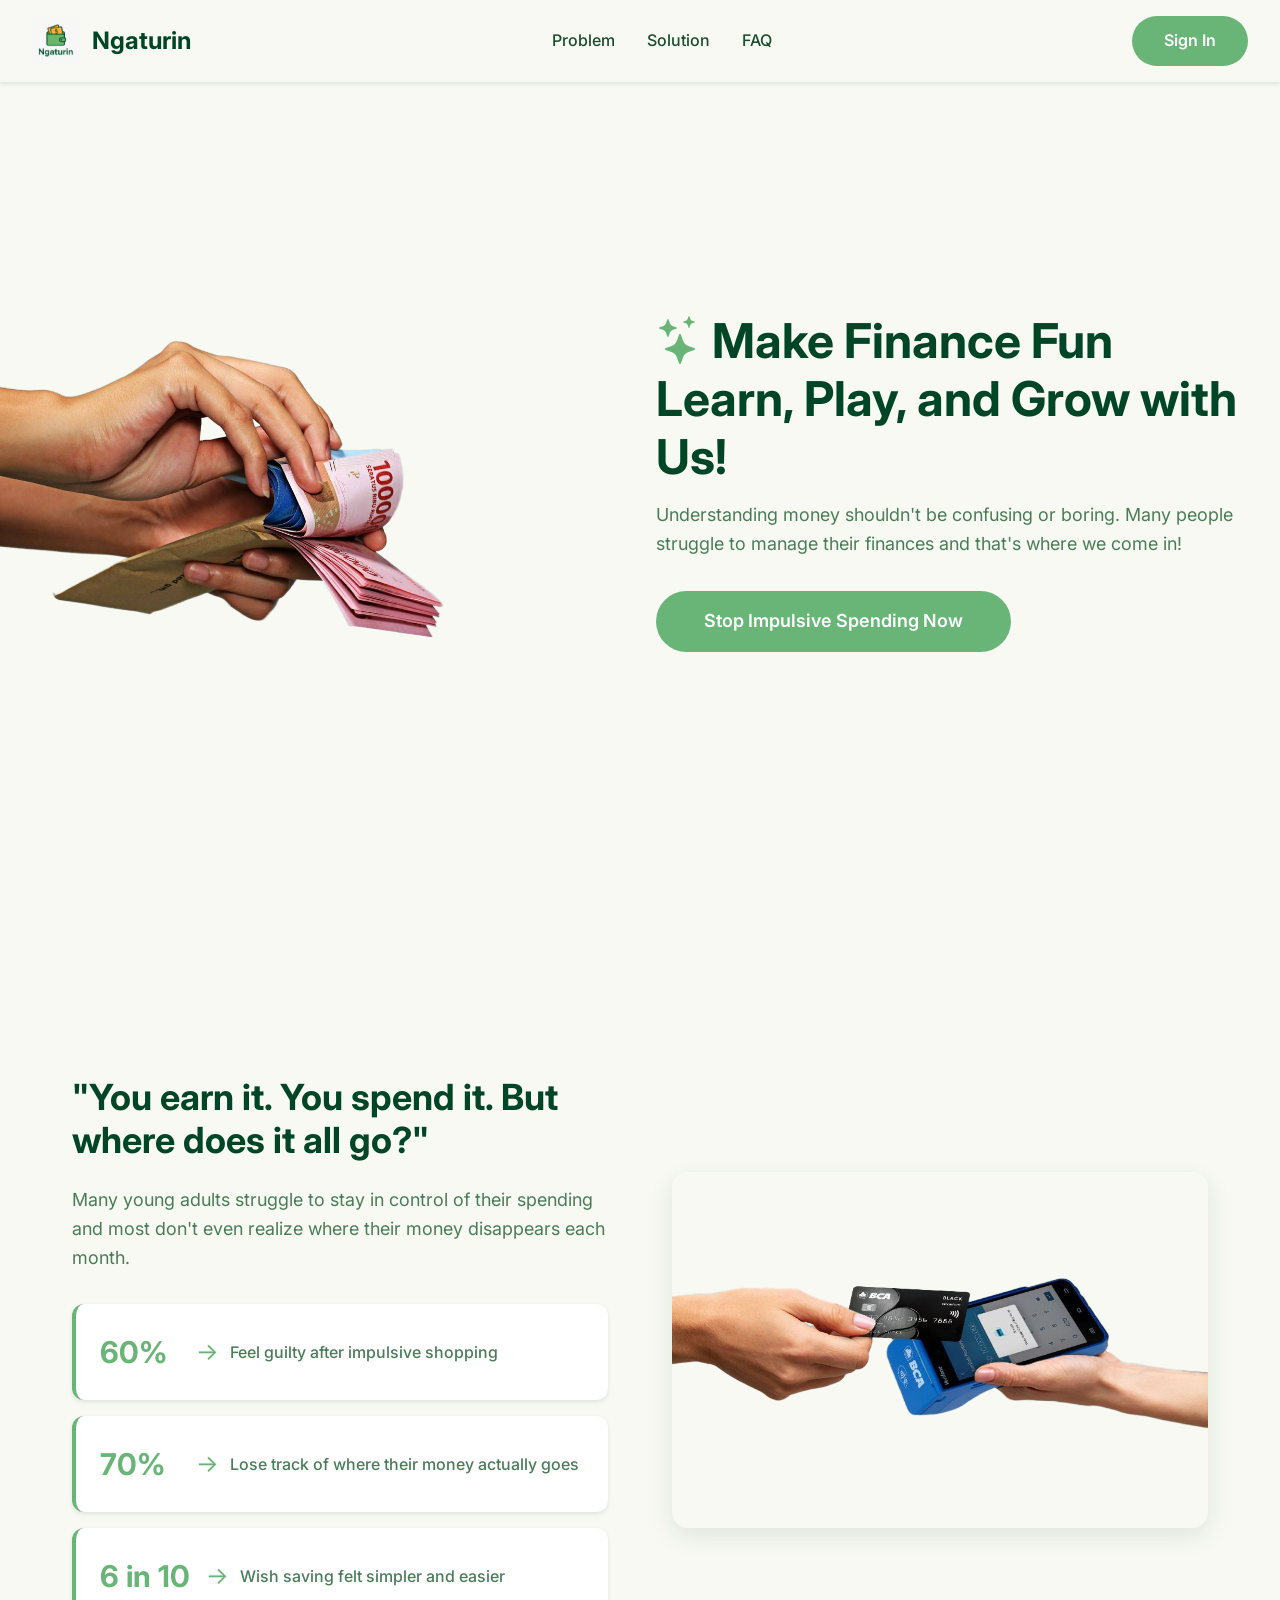
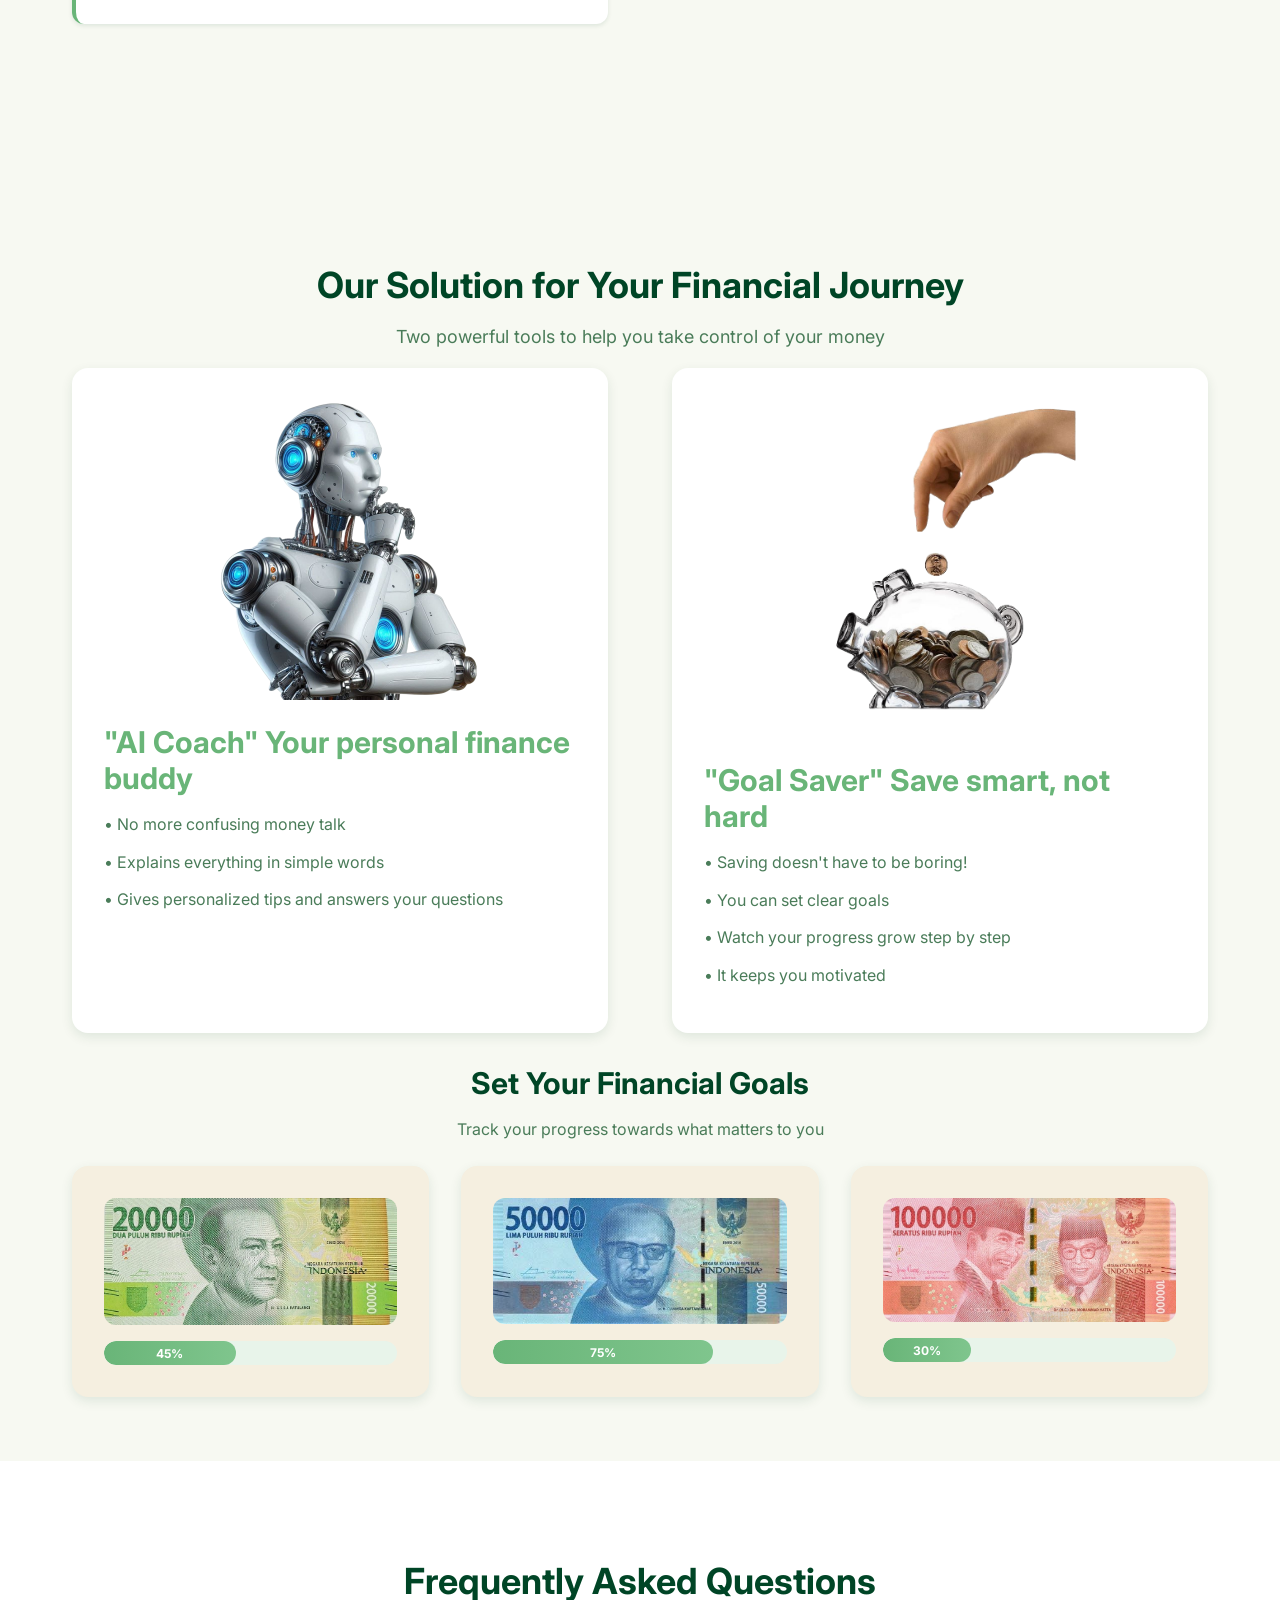
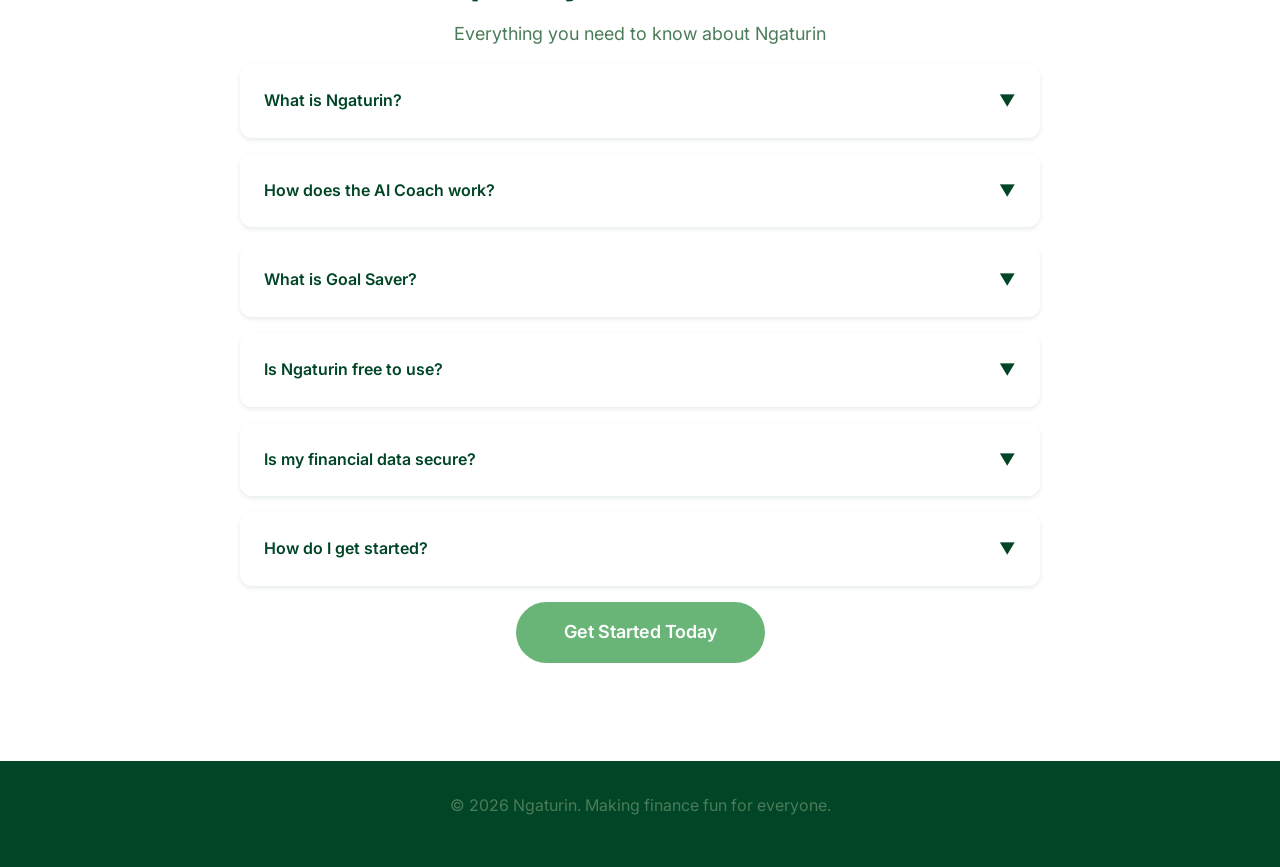
<file: frontend/index.html>
<!DOCTYPE html>
<html lang="en">

<head>
    <meta charset="UTF-8">
    <meta name="viewport" content="width=device-width, initial-scale=1.0">
    <meta name="description"
        content="Ngaturin - Make finance fun! Learn, play, and grow with AI-powered financial coaching and smart goal saving.">
    <title>Ngaturin - Make Finance Fun</title>
    <link rel="stylesheet" href="style.css">
    <link rel="preconnect" href="https://fonts.googleapis.com">
    <link rel="preconnect" href="https://fonts.gstatic.com" crossorigin>
    <link
        href="https://fonts.googleapis.com/css2?family=Inter:wght@400;500;600;700&family=Poppins:wght@400;500;600;700&display=swap"
        rel="stylesheet">
    <link rel="stylesheet" href="https://cdn.jsdelivr.net/npm/bootstrap-icons@1.11.3/font/bootstrap-icons.min.css">
</head>

<body>
    <!-- Navigation Bar -->
    <nav class="navbar">
        <div class="navbar__brand">
            <img src="assets/Logo Ngaturin.jpg" alt="Ngaturin Logo" class="navbar__logo">
            <span>Ngaturin</span>
        </div>
        <ul class="navbar__links">
            <li><a href="#problem" class="navbar__link">Problem</a></li>
            <li><a href="#solution" class="navbar__link">Solution</a></li>
            <li><a href="#faq" class="navbar__link">FAQ</a></li>
        </ul>
        <a href="login.html" class="btn btn-primary">Sign In</a>
    </nav>

    <!-- Hero Section -->
    <section id="hero" class="section section-hero" style="padding-left: 0; align-items: stretch;">
        <div class="grid grid-2" style="width: 100%; align-items: center; gap: var(--spacing-xl);">
            <div class="slide-in" style="justify-self: start; display: flex;">
                <img src="assets/Money in Hand (Home) Page.png" alt="Hand holding money"
                    style="max-width: 100%; height: auto; object-fit: cover;">
            </div>
            <div class="fade-in" style="padding-right: var(--spacing-xl); max-width: 650px;">
                <h1 class="mb-md" style="color: var(--color-dark);"><i class="bi bi-stars" style="color: var(--color-primary); margin-right: 8px;"></i>Make Finance Fun<br>Learn, Play, and Grow with Us!
                </h1>
                <p class="mb-xl" style="font-size: var(--font-size-lg);">
                    Understanding money shouldn't be confusing or boring. Many people struggle to manage their finances
                    and that's where we come in!
                </p>
                <a href="register.html" class="btn btn-primary btn-large">Stop Impulsive Spending Now</a>
            </div>
        </div>
    </section>

    <!-- Problem Section -->
    <!-- Problem Section -->
    <!-- Problem Section -->
    <!-- Problem Section -->
    <!-- Problem Section -->
    <!-- Problem Section -->
    <section id="problem" class="section">
        <div class="container">
            <div class="grid grid-2" style="align-items: center; gap: var(--spacing-3xl);">
                <div class="slide-up">
                    <h2 class="mb-lg" style="color: var(--color-dark);">"You earn it. You spend it. But where does it
                        all go?"</h2>
                    <p class="mb-xl" style="font-size: var(--font-size-lg);">
                        Many young adults struggle to stay in control of their spending and most don't even realize
                        where their money disappears each month.
                    </p>

                    <div style="display: flex; flex-direction: column; gap: var(--spacing-md);">
                        <div class="stat-item"
                            style="background: white; border-left: 4px solid var(--color-primary); transition: transform 0.3s ease; padding: var(--spacing-lg); border-radius: var(--radius-md); box-shadow: var(--shadow-sm);">
                            <div class="stat-number" style="min-width: 80px;">60%</div>
                            <div style="display: flex; align-items: center; gap: var(--spacing-sm);">
                                <div style="color: var(--color-primary); font-size: 1.5rem; line-height: 1;">&rarr;
                                </div>
                                <div class="stat-text" style="font-weight: 500;">Feel guilty after impulsive shopping
                                </div>
                            </div>
                        </div>

                        <div class="stat-item"
                            style="background: white; border-left: 4px solid var(--color-primary); transition: transform 0.3s ease; padding: var(--spacing-lg); border-radius: var(--radius-md); box-shadow: var(--shadow-sm);">
                            <div class="stat-number" style="min-width: 80px;">70%</div>
                            <div style="display: flex; align-items: center; gap: var(--spacing-sm);">
                                <div style="color: var(--color-primary); font-size: 1.5rem; line-height: 1;">&rarr;
                                </div>
                                <div class="stat-text" style="font-weight: 500;">Lose track of where their money
                                    actually goes</div>
                            </div>
                        </div>

                        <div class="stat-item"
                            style="background: white; border-left: 4px solid var(--color-primary); transition: transform 0.3s ease; padding: var(--spacing-lg); border-radius: var(--radius-md); box-shadow: var(--shadow-sm);">
                            <div class="stat-number" style="min-width: 80px;">6 in 10</div>
                            <div style="display: flex; align-items: center; gap: var(--spacing-sm);">
                                <div style="color: var(--color-primary); font-size: 1.5rem; line-height: 1;">&rarr;
                                </div>
                                <div class="stat-text" style="font-weight: 500;">Wish saving felt simpler and easier
                                </div>
                            </div>
                        </div>
                    </div>
                </div>

                <div class="slide-up">
                    <img src="assets/BCA Card Pay (Problem) Page.png" alt="Person using payment card"
                        style="border-radius: var(--radius-lg); box-shadow: var(--shadow-lg);">
                </div>
            </div>
        </div>
    </section>

    <!-- Solution Section -->
    <section id="solution" class="section">
        <div class="container">
            <div class="text-center mb-2xl">
                <h2 style="color: var(--color-dark);">Our Solution for Your Financial Journey</h2>
                <p style="font-size: var(--font-size-lg); color: var(--color-text-light);">
                    Two powerful tools to help you take control of your money
                </p>
            </div>

            <div class="grid grid-2" style="gap: var(--spacing-3xl);">
                <!-- AI Coach Card -->
                <div class="card card-white slide-up">
                    <div class="flex-center mb-lg">
                        <img src="assets/AI Robot (Solution) Page.png" alt="AI Robot" style="max-width: 300px;">
                    </div>
                    <h3 style="color: var(--color-primary); margin-bottom: var(--spacing-md);">
                        "AI Coach" Your personal finance buddy
                    </h3>
                    <ul style="list-style: none; padding: 0;">
                        <li style="margin-bottom: var(--spacing-sm); color: var(--color-text-light);">
                            • No more confusing money talk
                        </li>
                        <li style="margin-bottom: var(--spacing-sm); color: var(--color-text-light);">
                            • Explains everything in simple words
                        </li>
                        <li style="margin-bottom: var(--spacing-sm); color: var(--color-text-light);">
                            • Gives personalized tips and answers your questions
                        </li>
                    </ul>
                </div>

                <!-- Goal Saver Card -->
                <div class="card card-white slide-up" style="animation-delay: 0.2s;">
                    <div class="flex-center mb-lg">
                        <img src="assets/Piggy Bank (Create Account and Goal Saver) Page.png"
                            alt="Piggy Bank with coins" style="max-width: 300px;">
                    </div>
                    <h3 style="color: var(--color-primary); margin-bottom: var(--spacing-md);">
                        "Goal Saver" Save smart, not hard
                    </h3>
                    <ul style="list-style: none; padding: 0;">
                        <li style="margin-bottom: var(--spacing-sm); color: var(--color-text-light);">
                            • Saving doesn't have to be boring!
                        </li>
                        <li style="margin-bottom: var(--spacing-sm); color: var(--color-text-light);">
                            • You can set clear goals
                        </li>
                        <li style="margin-bottom: var(--spacing-sm); color: var(--color-text-light);">
                            • Watch your progress grow step by step
                        </li>
                        <li style="margin-bottom: var(--spacing-sm); color: var(--color-text-light);">
                            • It keeps you motivated
                        </li>
                    </ul>
                </div>
            </div>

            <!-- Example Goal Cards -->
            <div class="text-center mt-xl mb-lg">
                <h3 style="color: var(--color-dark);">Set Your Financial Goals</h3>
                <p style="color: var(--color-text-light);">Track your progress towards what matters to you</p>
            </div>

            <div class="grid grid-3">
                <div class="card slide-up">
                    <img src="assets/20.000 (Solution) Page.jpg" alt="Rp 20.000 goal"
                        style="border-radius: var(--radius-md); margin-bottom: var(--spacing-md);">
                    <div class="progress-bar">
                        <div class="progress-fill" style="width: 45%;">45%</div>
                    </div>
                </div>

                <div class="card slide-up" style="animation-delay: 0.15s;">
                    <img src="assets/50.000 (Solution) Page.jpg" alt="Rp 50.000 goal"
                        style="border-radius: var(--radius-md); margin-bottom: var(--spacing-md);">
                    <div class="progress-bar">
                        <div class="progress-fill" style="width: 75%;">75%</div>
                    </div>
                </div>

                <div class="card slide-up" style="animation-delay: 0.3s;">
                    <img src="assets/100.000 (Solution) Page .jpg" alt="Rp 100.000 goal"
                        style="border-radius: var(--radius-md); margin-bottom: var(--spacing-md);">
                    <div class="progress-bar">
                        <div class="progress-fill" style="width: 30%;">30%</div>
                    </div>
                </div>
            </div>
        </div>
    </section>

    <!-- FAQ Section -->
    <section id="faq" class="section" style="background-color: var(--color-bg-alt);">
        <div class="container">
            <div class="text-center mb-2xl">
                <h2 style="color: var(--color-dark);">Frequently Asked Questions</h2>
                <p style="font-size: var(--font-size-lg); color: var(--color-text-light);">
                    Everything you need to know about Ngaturin
                </p>
            </div>

            <div style="max-width: 800px; margin: 0 auto;">
                <div class="faq-item">
                    <div class="faq-question">
                        <span>What is Ngaturin?</span>
                        <span class="faq-icon">▼</span>
                    </div>
                    <div class="faq-answer">
                        Ngaturin is a financial management platform designed to make personal finance fun and accessible
                        for young adults. We combine AI-powered coaching with goal-oriented savings tracking to help you
                        take control of your money.
                    </div>
                </div>

                <div class="faq-item">
                    <div class="faq-question">
                        <span>How does the AI Coach work?</span>
                        <span class="faq-icon">▼</span>
                    </div>
                    <div class="faq-answer">
                        Our AI Coach is your personal finance buddy! Ask questions about budgeting, saving, or managing
                        money, and get instant, easy-to-understand answers. It's like having a financial advisor
                        available 24/7.
                    </div>
                </div>

                <div class="faq-item">
                    <div class="faq-question">
                        <span>What is Goal Saver?</span>
                        <span class="faq-icon">▼</span>
                    </div>
                    <div class="faq-answer">
                        Goal Saver helps you set specific financial goals (like buying a new phone or saving for a trip)
                        and shows you exactly how much you need to save daily or monthly. You can track your progress
                        and stay motivated as you watch your savings grow!
                    </div>
                </div>

                <div class="faq-item">
                    <div class="faq-question">
                        <span>Is Ngaturin free to use?</span>
                        <span class="faq-icon">▼</span>
                    </div>
                    <div class="faq-answer">
                        Yes! Ngaturin offers a free tier with access to core features including the AI Coach and Goal
                        Saver. Premium features may be added in the future.
                    </div>
                </div>

                <div class="faq-item">
                    <div class="faq-question">
                        <span>Is my financial data secure?</span>
                        <span class="faq-icon">▼</span>
                    </div>
                    <div class="faq-answer">
                        Absolutely! We take security seriously. All your data is encrypted and stored securely. We never
                        share your personal information with third parties without your consent.
                    </div>
                </div>

                <div class="faq-item">
                    <div class="faq-question">
                        <span>How do I get started?</span>
                        <span class="faq-icon">▼</span>
                    </div>
                    <div class="faq-answer">
                        Simply click the "Sign In" button to create your free account. Once registered, you'll be able
                        to access both the AI Coach and Goal Saver features immediately!
                    </div>
                </div>
            </div>

            <div class="text-center mt-2xl">
                <a href="register.html" class="btn btn-primary btn-large">Get Started Today</a>
            </div>
        </div>
    </section>

    <!-- Footer -->
    <footer style="background-color: var(--color-dark); color: white; padding: var(--spacing-xl); text-align: center;">
        <p>&copy; 2026 Ngaturin. Making finance fun for everyone.</p>
    </footer>

    <script src="script.js"></script>
</body>

</html>
</file>
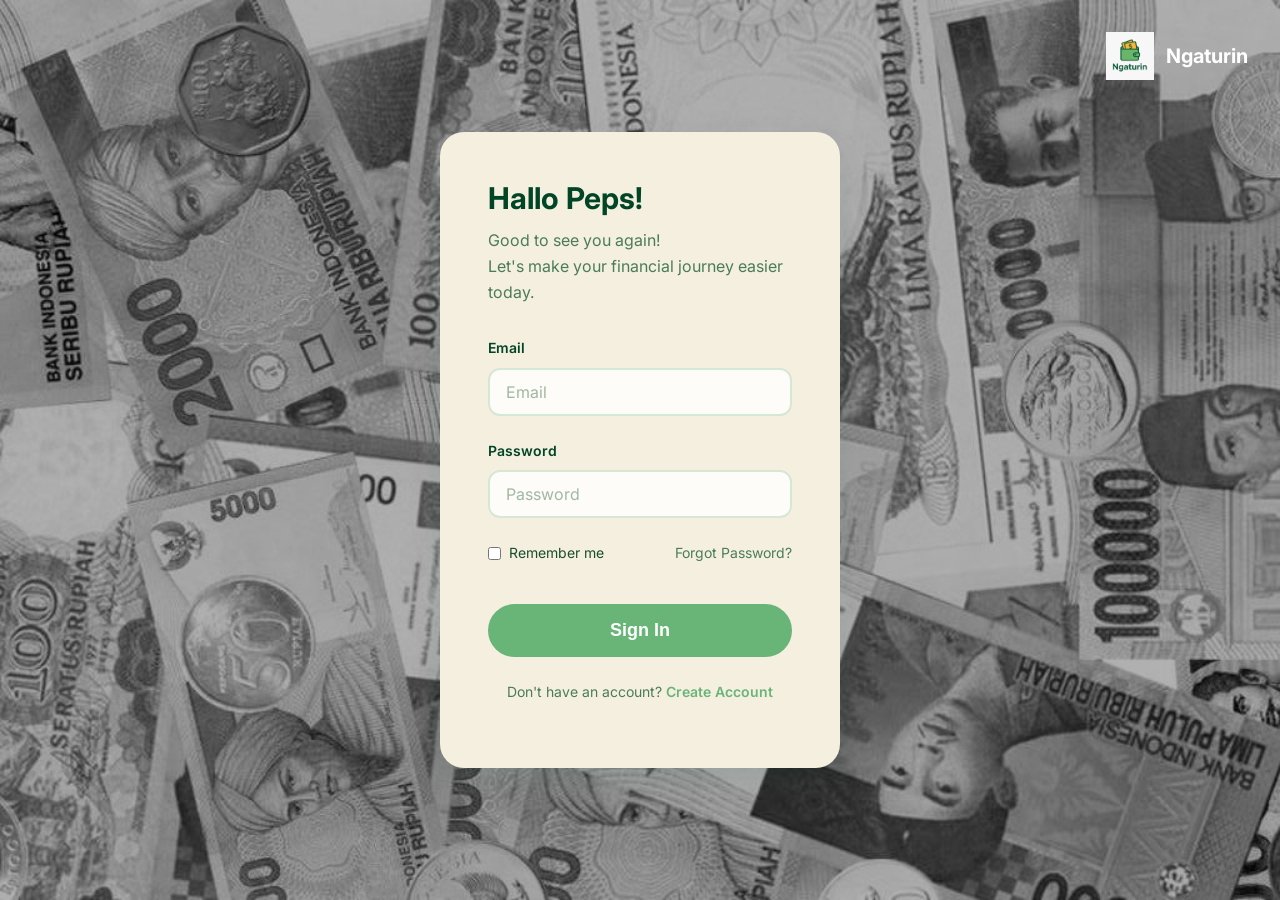
<file: frontend/aicoach.html>
<!DOCTYPE html>
<html lang="en">

<head>
    <meta charset="UTF-8">
    <meta name="viewport" content="width=device-width, initial-scale=1.0">
    <meta name="description" content="Chat with your AI Financial Coach">
    <title>AI Coach - Ngaturin</title>
    <link rel="stylesheet" href="style.css">
    <link rel="preconnect" href="https://fonts.googleapis.com">
    <link rel="preconnect" href="https://fonts.gstatic.com" crossorigin>
    <link
        href="https://fonts.googleapis.com/css2?family=Inter:wght@400;500;600;700&family=Poppins:wght@400;500;600;700&display=swap"
        rel="stylesheet">
    <link rel="stylesheet" href="https://cdn.jsdelivr.net/npm/bootstrap-icons@1.11.3/font/bootstrap-icons.min.css">
    <style>
        .aicoach-page {
            min-height: 100vh;
            background-image: linear-gradient(135deg, #E8F4EA 0%, #F7F9F2 100%);
            padding-top: 100px;
            padding-bottom: var(--spacing-2xl);
        }

        .aicoach-header {
            text-align: center;
            margin-bottom: var(--spacing-2xl);
            display: flex;
            align-items: center;
            justify-content: center;
            gap: var(--spacing-xl);
        }

        .aicoach-header img {
            max-width: 200px;
        }

        .aicoach-intro {
            max-width: 500px;
        }

        .logo-top {
            position: absolute;
            top: var(--spacing-xl);
            left: var(--spacing-xl);
            display: flex;
            align-items: center;
            gap: var(--spacing-sm);
            color: var(--color-dark);
            font-weight: 700;
            font-size: var(--font-size-xl);
        }

        .logo-top img {
            width: 48px;
            height: 48px;
            border-radius: 50%;
        }
    </style>
</head>

<body>
    <div class="aicoach-page" style="position: relative; overflow-x: hidden;">
        <div class="logo-top">
            <img src="assets/Logo Ngaturin.jpg" alt="Ngaturin Logo">
            <span>Ngaturin</span>
        </div>

        <div class="back-btn" onclick="window.location.href='selection.html'">
            <svg xmlns="http://www.w3.org/2000/svg" viewBox="0 0 24 24">
                <path d="M20 11H7.83l5.59-5.59L12 4l-8 8 8 8 1.41-1.41L7.83 13H20v-2z" />
            </svg>
        </div>

        <!-- Centered Header -->
        <div class="text-center fade-in"
            style="max-width: 800px; margin: 0 auto 3rem auto; padding: 0 var(--spacing-lg);">
            <h1 style="color: var(--color-dark); margin-bottom: var(--spacing-md);">
                <i class="bi bi-robot" style="color: var(--color-primary); margin-right: 8px;"></i>Say Hi to Your AI Coach!
            </h1>
            <p style="font-size: var(--font-size-lg); color: var(--color-text-light);">
                Your personal finance buddy is here! Ask anything about budgeting, saving, or managing your money and
                get answers instantly.
            </p>
        </div>

        <!-- Centered Content: Chat Left, Image Right -->
        <div class="container"
            style="max-width: 1300px; margin: 0 auto; display: flex; align-items: center; justify-content: center; min-height: 70vh;">
            <div
                style="display: flex; align-items: stretch; width: 100%; height: 750px; background: transparent; border-radius: var(--radius-xl); overflow: hidden;">

                <!-- Chat (Left) -->
                <div class="slide-up" style="flex: 1.5; display: flex; height: 100%;">
                    <div class="chat-container"
                        style="width: 100%; height: 100%; margin: 0; border-radius: var(--radius-xl) 0 0 var(--radius-xl); box-shadow: var(--shadow-lg); display: flex; overflow: hidden;">

                        <!-- History Sidebar -->
                        <div class="chat-sidebar"
                            style="width: 220px; background: #f8f9fa; border-right: 1px solid var(--color-border); display: flex; flex-direction: column; padding: var(--spacing-md);">
                            <button class="btn btn-primary w-full mb-md" onclick="startNewChat()"
                                style="border-radius: var(--radius-md); font-size: var(--font-size-sm);">
                                + New Chat
                            </button>
                            <div
                                style="font-size: var(--font-size-xs); color: var(--color-text-light); font-weight: 600; margin-bottom: var(--spacing-sm); text-transform: uppercase; letter-spacing: 0.5px;">
                                Recent Chats</div>
                            <div id="chatHistoryList"
                                style="flex: 1; overflow-y: auto; display: flex; flex-direction: column; gap: var(--spacing-xs);">
                                <!-- History items will be added here via JS -->
                            </div>
                        </div>

                        <!-- Main Chat Area -->
                        <div class="chat-main"
                            style="flex: 1; display: flex; flex-direction: column; height: 100%; background: white; min-height: 0;">
                            <div class="chat-messages" id="chatMessages" style="flex: 1; overflow-y: auto; padding-bottom: 20px;">
                                <div class="chat-message bot">
                                    <div class="chat-bubble bot">
                                        Hello! <i class="bi bi-hand-wave" style="color:var(--color-primary);"></i> I'm your AI Financial Coach. How can I help you manage your money better
                                        today?
                                    </div>
                                </div>
                            </div>

                            <div class="chat-input-container">
                                <input type="text" id="chatInput" class="form-input chat-input"
                                    placeholder="Ask me anything about finance..." onkeypress="handleKeyPress(event)">
                                <button class="btn btn-primary" onclick="sendMessage()">Send</button>
                            </div>
                        </div>
                    </div>
                </div>

                <!-- Image (Right) -->
                <div class="slide-in"
                    style="flex: 1; display: flex; justify-content: flex-start; height: 100%; position: relative;">
                    <!-- Image slightly overlapping or right next to chat -->
                    <img src="assets/AI Coach (AI Coach and Chat Bot) Page .png" alt="AI Robot"
                        style="height: 100%; width: 100%; object-fit: cover; object-position: left center; border-radius: 0 var(--radius-xl) var(--radius-xl) 0;">
                </div>
            </div>
        </div>
    </div>

    <script src="script.js"></script>
    <script src="aicoach.js"></script>
    <script>
        // Check if user is logged in
        if (!isLoggedIn()) {
            window.location.href = 'login.html';
        }

        // Load chat history on page load
        loadChatHistory();
    </script>
</body>

</html>
</file>
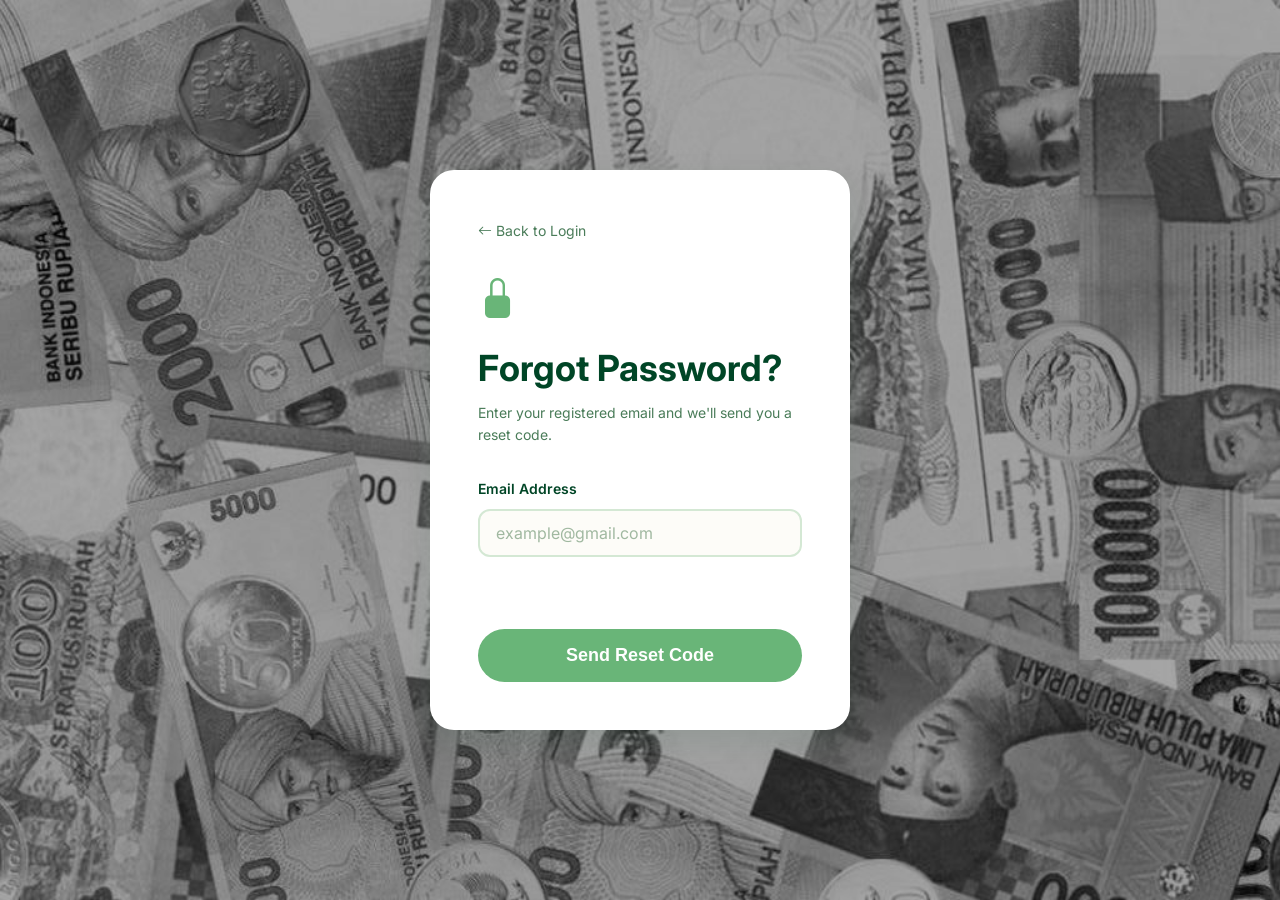
<file: frontend/forgot-password.html>
<!DOCTYPE html>
<html lang="en">
<!--
=============================================================
NGATURIN — forgot-password.html   [NEW FILE — [4] FORGOT PASSWORD]
=============================================================
PURPOSE:
  Gives users a way to reset their password when they forget it.
  The "Forgot Password?" link in login.html points here.

HOW IT WORKS (2 steps on one page):
  STEP 1 — Enter email:
    User types their registered email.
    We call POST /api/forgot-password { email }.
    If the email exists, a 6-digit OTP is emailed to them.
    (We always show the same message whether the email exists
     or not — this prevents attackers from guessing who is
     registered, called a "user enumeration" attack.)

  STEP 2 — Enter OTP + new password:
    User enters the OTP from their email + a new password.
    We call POST /api/reset-password { email, otp, new_password }.
    On success → redirect to login.html.

HOW TO TEST:
  1. Click "Forgot Password?" on login.html.
  2. Enter your registered email and click Send Code.
  3. Check your inbox for a 6-digit code.
  4. Enter the code + your new password + confirm password.
  5. Click Reset Password.
  6. You should be redirected to login and able to log in
     with your new password.
  7. Try using the OLD password → it should fail.
=============================================================
-->
<head>
    <meta charset="UTF-8">
    <meta name="viewport" content="width=device-width, initial-scale=1.0">
    <title>Forgot Password - Ngaturin</title>
    <link rel="stylesheet" href="style.css">
    <link rel="preconnect" href="https://fonts.googleapis.com">
    <link rel="preconnect" href="https://fonts.gstatic.com" crossorigin>
    <link href="https://fonts.googleapis.com/css2?family=Inter:wght@400;500;600;700&family=Poppins:wght@400;500;600;700&display=swap" rel="stylesheet">
    <link rel="stylesheet" href="https://cdn.jsdelivr.net/npm/bootstrap-icons@1.11.3/font/bootstrap-icons.min.css">
    <style>
        .forgot-page {
            min-height: 100vh;
            display: flex;
            align-items: center;
            justify-content: center;
            background-image: url('assets/Backgound Money Sign In Page.jpg');
            background-size: cover;
            background-position: center;
            position: relative;
        }
        .forgot-page::before {
            content: '';
            position: absolute;
            inset: 0;
            background: rgba(0,0,0,0.35);
        }
        .forgot-card {
            position: relative;
            z-index: 1;
            background: white;
            border-radius: var(--radius-xl);
            padding: var(--spacing-2xl);
            box-shadow: var(--shadow-xl);
            width: 100%;
            max-width: 420px;
        }
        .step { display: none; }
        .step.active { display: block; }
        #statusMsg {
            font-size: var(--font-size-sm);
            min-height: 20px;
            margin: var(--spacing-sm) 0;
        }
        .success-msg { color: #2e7d32; }
        .error-msg   { color: #c62828; }
        .otp-inputs {
            display: flex;
            gap: 10px;
            justify-content: center;
            margin: var(--spacing-lg) 0;
        }
        .otp-inputs input {
            width: 48px; height: 56px;
            text-align: center;
            font-size: 1.5rem; font-weight: 700;
            border: 2px solid var(--color-border);
            border-radius: var(--radius-md);
            outline: none; transition: border-color 0.2s;
        }
        .otp-inputs input:focus { border-color: var(--color-primary); }
        .otp-inputs input.filled { border-color: var(--color-primary); background: #f0faf0; }
    </style>
</head>
<body>
    <div class="forgot-page">
        <div class="forgot-card fade-in">

            <!-- STEP 1: Enter email -->
            <div class="step active" id="step1">
                <a href="login.html" style="color:var(--color-text-light);font-size:var(--font-size-sm);
                   text-decoration:none;display:inline-flex;align-items:center;gap:4px;margin-bottom:var(--spacing-lg);">
                    <i class="bi bi-arrow-left"></i> Back to Login
                </a>
                <div style="font-size:2.5rem;color:var(--color-primary);margin-bottom:var(--spacing-md);">
                    <i class="bi bi-lock-fill"></i>
                </div>
                <h2 style="color:var(--color-dark);margin-bottom:var(--spacing-sm);">Forgot Password?</h2>
                <p style="color:var(--color-text-light);font-size:var(--font-size-sm);margin-bottom:var(--spacing-xl);">
                    Enter your registered email and we'll send you a reset code.
                </p>

                <div class="form-group">
                    <label class="form-label">Email Address</label>
                    <input type="email" id="resetEmail" class="form-input" placeholder="example@gmail.com">
                </div>

                <div id="statusMsg"></div>

                <button id="sendBtn" class="btn btn-primary w-full btn-large mt-md" onclick="sendResetCode()">
                    Send Reset Code
                </button>
            </div>

            <!-- STEP 2: Enter OTP + new password -->
            <div class="step" id="step2">
                <div style="font-size:2.5rem;color:var(--color-primary);margin-bottom:var(--spacing-md);text-align:center;">
                    <i class="bi bi-shield-check-fill"></i>
                </div>
                <h2 style="color:var(--color-dark);margin-bottom:var(--spacing-sm);text-align:center;">Reset Password</h2>
                <p style="color:var(--color-text-light);font-size:var(--font-size-sm);text-align:center;">
                    Enter the 6-digit code sent to <strong id="sentToEmail"></strong>
                </p>

                <!-- OTP digit boxes -->
                <div class="otp-inputs">
                    <input type="text" maxlength="1" class="otp-digit" id="r0" inputmode="numeric">
                    <input type="text" maxlength="1" class="otp-digit" id="r1" inputmode="numeric">
                    <input type="text" maxlength="1" class="otp-digit" id="r2" inputmode="numeric">
                    <input type="text" maxlength="1" class="otp-digit" id="r3" inputmode="numeric">
                    <input type="text" maxlength="1" class="otp-digit" id="r4" inputmode="numeric">
                    <input type="text" maxlength="1" class="otp-digit" id="r5" inputmode="numeric">
                </div>

                <div class="form-group" style="margin-bottom:var(--spacing-md);">
                    <label class="form-label">New Password</label>
                    <input type="password" id="newPassword" class="form-input" placeholder="Min. 6 characters">
                </div>
                <div class="form-group">
                    <label class="form-label">Confirm New Password</label>
                    <input type="password" id="confirmNewPassword" class="form-input" placeholder="Repeat password">
                </div>

                <div id="statusMsg2" style="font-size:var(--font-size-sm);min-height:20px;margin:var(--spacing-sm) 0;"></div>

                <button id="resetBtn" class="btn btn-primary w-full btn-large mt-md" onclick="submitReset()">
                    Reset Password
                </button>

                <p style="text-align:center;margin-top:var(--spacing-md);font-size:var(--font-size-sm);color:var(--color-text-light);">
                    Didn't get the code?
                    <button onclick="goBackToStep1()" style="background:none;border:none;color:var(--color-primary);
                        cursor:pointer;text-decoration:underline;font-size:inherit;">
                        Try again
                    </button>
                </p>
            </div>

        </div>
    </div>

    <script src="script.js"></script>
    <script>
    const API = "https://ngaturin-kappa.vercel.app";
    let resetEmail = '';

    // ── OTP input UX (same auto-advance logic as verify-email.html) ──
    document.querySelectorAll('.otp-digit').forEach((input, i, all) => {
        input.addEventListener('input', () => {
            input.value = input.value.replace(/\D/g, '');
            if (input.value) { input.classList.add('filled'); if (i < 5) all[i+1].focus(); }
            else input.classList.remove('filled');
        });
        input.addEventListener('keydown', e => {
            if (e.key === 'Backspace' && !input.value && i > 0) {
                all[i-1].focus(); all[i-1].value = ''; all[i-1].classList.remove('filled');
            }
            if (e.key === 'Enter') submitReset();
        });
        input.addEventListener('paste', e => {
            e.preventDefault();
            const pasted = (e.clipboardData || window.clipboardData)
                .getData('text').replace(/\D/g,'').substring(0,6);
            pasted.split('').forEach((ch, j) => {
                if (all[j]) { all[j].value = ch; all[j].classList.add('filled'); }
            });
            all[Math.min(pasted.length,5)].focus();
        });
    });

    function getOTP() {
        return Array.from(document.querySelectorAll('.otp-digit')).map(i => i.value).join('');
    }

    function setStatus(id, msg, type) {
        const el = document.getElementById(id);
        el.textContent = msg;
        el.className   = type === 'success' ? 'success-msg' : 'error-msg';
    }

    // ── STEP 1: Send reset code ────────────────────────────────
    async function sendResetCode() {
        const email = document.getElementById('resetEmail').value.trim();
        if (!email || !email.includes('@')) {
            setStatus('statusMsg', 'Please enter a valid email address.', 'error');
            return;
        }

        const btn = document.getElementById('sendBtn');
        btn.textContent = 'Sending...';
        btn.disabled    = true;

        try {
            const res = await fetch(`${API}/api/forgot-password`, {
                method:  'POST',
                headers: { 'Content-Type': 'application/json' },
                body:    JSON.stringify({ email })
            });
            const data = await res.json();

            // Always show step 2 regardless (prevents user enumeration)
            resetEmail = email;
            document.getElementById('sentToEmail').textContent = email;
            document.getElementById('step1').classList.remove('active');
            document.getElementById('step2').classList.add('active');

        } catch (err) {
            setStatus('statusMsg', 'Network error. Please try again.', 'error');
            btn.textContent = 'Send Reset Code';
            btn.disabled    = false;
        }
    }

    // ── STEP 2: Submit new password ────────────────────────────
    async function submitReset() {
        const otp             = getOTP();
        const newPassword     = document.getElementById('newPassword').value;
        const confirmPassword = document.getElementById('confirmNewPassword').value;

        if (otp.length < 6) {
            setStatus('statusMsg2', 'Please enter the complete 6-digit code.', 'error');
            return;
        }
        if (newPassword.length < 6) {
            setStatus('statusMsg2', 'Password must be at least 6 characters.', 'error');
            return;
        }
        if (newPassword !== confirmPassword) {
            setStatus('statusMsg2', 'Passwords do not match.', 'error');
            return;
        }

        const btn = document.getElementById('resetBtn');
        btn.textContent = 'Resetting...';
        btn.disabled    = true;

        try {
            const res = await fetch(`${API}/api/reset-password`, {
                method:  'POST',
                headers: { 'Content-Type': 'application/json' },
                body:    JSON.stringify({ email: resetEmail, otp, new_password: newPassword })
            });
            const data = await res.json();

            if (!res.ok) {
                setStatus('statusMsg2', data.detail || 'Reset failed. Please try again.', 'error');
                btn.textContent = 'Reset Password';
                btn.disabled    = false;
                return;
            }

            setStatus('statusMsg2', 'Password reset! Redirecting to login...', 'success');
            setTimeout(() => { window.location.href = 'login.html'; }, 1800);

        } catch (err) {
            setStatus('statusMsg2', 'Network error. Please try again.', 'error');
            btn.textContent = 'Reset Password';
            btn.disabled    = false;
        }
    }

    function goBackToStep1() {
        document.getElementById('step2').classList.remove('active');
        document.getElementById('step1').classList.add('active');
        document.getElementById('sendBtn').textContent = 'Send Reset Code';
        document.getElementById('sendBtn').disabled    = false;
        setStatus('statusMsg', '', '');
    }
    </script>
</body>
</html>
</file>
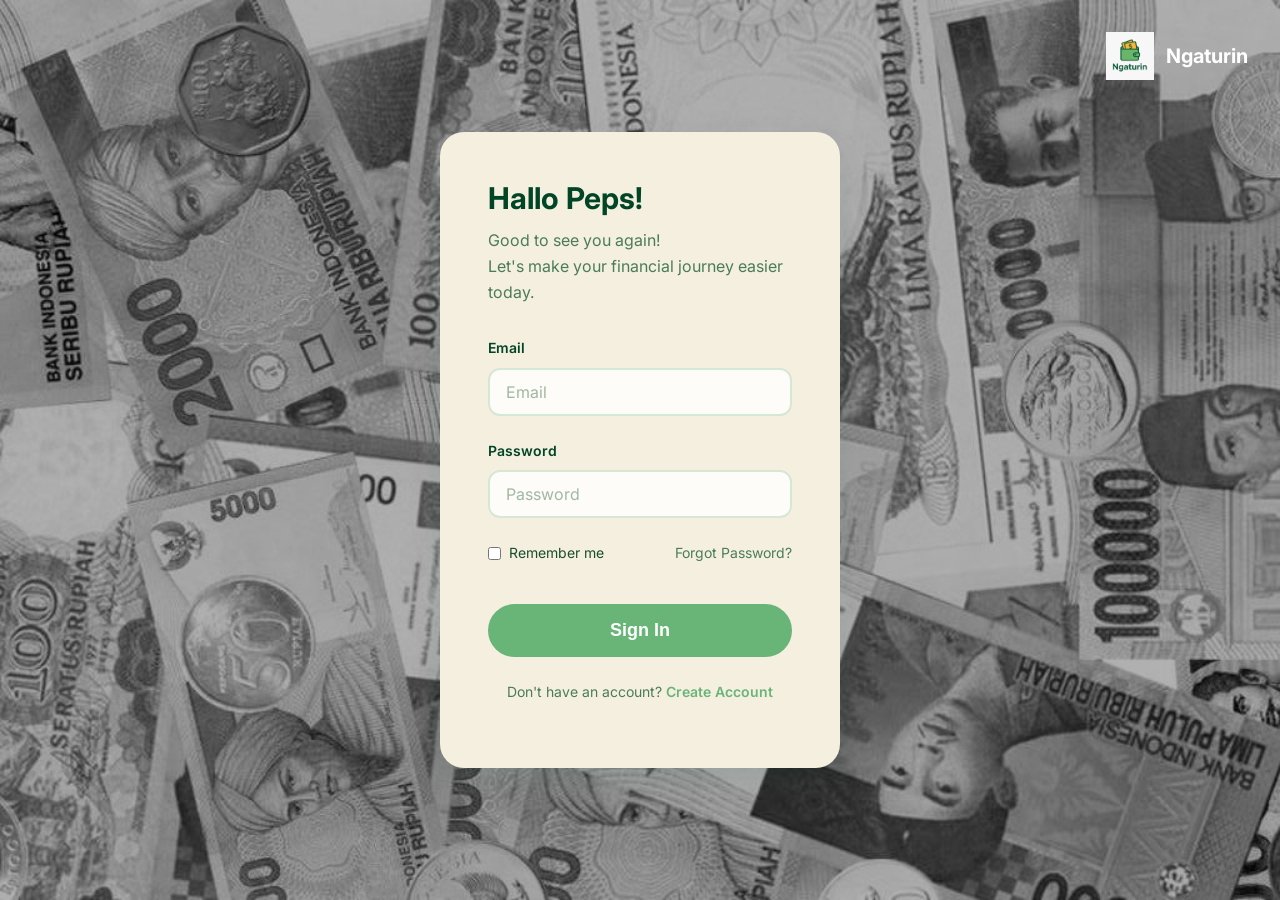
<file: frontend/goalsaver.html>
<!DOCTYPE html>
<html lang="en">

<head>
    <meta charset="UTF-8">
    <meta name="viewport" content="width=device-width, initial-scale=1.0">
    <meta name="description" content="Set and track your financial goals">
    <title>Goal Saver - Ngaturin</title>
    <link rel="stylesheet" href="style.css">
    <link rel="preconnect" href="https://fonts.googleapis.com">
    <link rel="preconnect" href="https://fonts.gstatic.com" crossorigin>
    <link
        href="https://fonts.googleapis.com/css2?family=Inter:wght@400;500;600;700&family=Poppins:wght@400;500;600;700&display=swap"
        rel="stylesheet">
    <link rel="stylesheet" href="https://cdn.jsdelivr.net/npm/bootstrap-icons@1.11.3/font/bootstrap-icons.min.css">
    <style>
        .goalsaver-page {
            min-height: 100vh;
            background-image: linear-gradient(135deg, #E8F4EA 0%, #F7F9F2 100%);
            padding-top: 100px;
            padding-bottom: var(--spacing-2xl);
        }

        .goalsaver-header {
            text-align: center;
            margin-bottom: var(--spacing-2xl);
        }

        .goalsaver-content {
            display: grid;
            grid-template-columns: 300px 1fr;
            gap: var(--spacing-3xl);
            max-width: 1100px;
            margin: 0 auto;
        }

        .goalsaver-sidebar {
            display: flex;
            flex-direction: column;
            gap: var(--spacing-lg);
        }

        .sidebar-card {
            background: var(--color-bg-alt);
            border-radius: var(--radius-lg);
            padding: var(--spacing-xl);
            box-shadow: var(--shadow-md);
            text-align: center;
        }

        .sidebar-card img {
            max-width: 200px;
            margin: 0 auto var(--spacing-md);
        }

        .goalsaver-main {
            display: flex;
            flex-direction: column;
            gap: var(--spacing-xl);
        }

        .goal-form-card {
            background: var(--color-card);
            border-radius: var(--radius-xl);
            padding: var(--spacing-2xl);
            box-shadow: var(--shadow-lg);
            border: 3px solid var(--color-dark);
        }

        .goal-item {
            background: var(--color-bg-alt);
            border-radius: var(--radius-lg);
            padding: var(--spacing-lg);
            box-shadow: var(--shadow-sm);
            display: grid;
            grid-template-columns: 1fr auto;
            gap: var(--spacing-md);
            align-items: center;
        }

        .goal-info h4 {
            margin-bottom: var(--spacing-xs);
        }

        .goal-meta {
            display: flex;
            gap: var(--spacing-lg);
            font-size: var(--font-size-sm);
            color: var(--color-text-light);
            margin-bottom: var(--spacing-sm);
        }

        .calculation-display {
            background: #E8F4EA;
            border-radius: var(--radius-md);
            padding: var(--spacing-md);
            margin-top: var(--spacing-md);
            display: none;
        }

        .calculation-display.active {
            display: block;
        }

        .logo-top {
            position: absolute;
            top: var(--spacing-xl);
            left: var(--spacing-xl);
            display: flex;
            align-items: center;
            gap: var(--spacing-sm);
            color: var(--color-dark);
            font-weight: 700;
            font-size: var(--font-size-xl);
        }

        
    .logo-top img {
    width: 48px;
    height: 48px;
    border-radius: 50%;
}

/* =========================
   MODAL
========================= */

.modal{
    position:fixed;
    top:0;
    left:0;
    width:100%;
    height:100%;

    background:rgba(0,0,0,0.4);

    display:none;

    align-items:center;
    justify-content:center;

    z-index:999;
}

.modal-card{
    background:white;
    padding:30px;
    border-radius:16px;
    width:320px;
    text-align:center;
    box-shadow:0 20px 40px rgba(0,0,0,0.2);
}

.modal-card h3{
    margin-bottom:10px;
}

.modal-card input{
    margin-top:10px;
}

.modal-actions{
    margin-top:20px;
    display:flex;
    gap:10px;
    justify-content:center;
}
</style>
</head>


<body>
    <div class="goalsaver-page">
        <div class="logo-top">
            <img src="assets/Logo Ngaturin.jpg" alt="Ngaturin Logo">
            <span>Ngaturin</span>
        </div>

        <div class="back-btn" onclick="window.location.href='selection.html'">
            <svg xmlns="http://www.w3.org/2000/svg" viewBox="0 0 24 24">
                <path d="M20 11H7.83l5.59-5.59L12 4l-8 8 8 8 1.41-1.41L7.83 13H20v-2z" />
            </svg>
        </div>

        <div class="container">
            <div class="goalsaver-header fade-in">
                <h1 style="color: var(--color-dark); margin-bottom: var(--spacing-sm);">
                    <i class="bi bi-bullseye" style="color: var(--color-primary); margin-right: 8px;"></i>Goal Saver
                </h1>
                <p
                    style="font-size: var(--font-size-2xl); color: var(--color-primary); font-style: italic; margin-bottom: var(--spacing-md);">
                    "Your dream. Your plan. Your savings."
                </p>
                <p style="font-size: var(--font-size-lg); color: var(--color-text-light);">
                    Create a goal and watch your savings grow.
                </p>
            </div>

            <div class="goalsaver-content">
                <div class="goalsaver-sidebar slide-up">
                    <div class="sidebar-card">
                        <h3 style="color: var(--color-dark); margin-bottom: var(--spacing-md);">
                            Ready to achieve your goal?
                        </h3>
                        <button class="btn btn-primary btn-large" onclick="scrollToForm()">
                            Start Saving
                        </button>
                    </div>

                    <div class="sidebar-card">
                        <img src="assets/Piggy Bank (Create Account and Goal Saver) Page.png" alt="Piggy Bank">
                    </div>
                </div>

                <div class="goalsaver-main slide-up">
                    <!-- Goal Creation Form -->
                    <div class="goal-form-card" id="goalForm">
                        <h3 style="color: var(--color-dark); margin-bottom: var(--spacing-lg);">
                            Set your goal!
                        </h3>

                        <form id="createGoalForm">
                            <div class="form-group">
                                <label for="goalName" class="form-label">Goal Name</label>
                                <input type="text" id="goalName" class="form-input"
                                    placeholder="What are you saving for?" required>
                                <p
                                    style="font-size: var(--font-size-xs); color: var(--color-text-light); margin-top: var(--spacing-xs);">
                                    e.g., "Buy a new phone"
                                </p>
                            </div>

                            <div class="form-group">
                                <label for="targetAmount" class="form-label">Target Amount</label>
                                <input type="text" id="targetAmount" class="form-input"
                                    placeholder="How much do you want to save?" required min="1000"
                                    oninput="calculateSavings()">
                                <p style="font-size:12px;color:gray;">Currency: IDR (Rp)
                                </p>
                            </div>

                            <div class="form-group">
                                <label for="deadline" class="form-label">Deadline</label>
                                <input type="date" id="deadline" class="form-input" required
                                    oninput="calculateSavings()">
                                <p
                                    style="font-size: var(--font-size-xs); color: var(--color-text-light); margin-top: var(--spacing-xs);">
                                    When do you want to reach it?
                                </p>
                            </div>

                            <div class="calculation-display" id="calculationDisplay">
                                <h4 style="color: var(--color-primary); margin-bottom: var(--spacing-sm);">
                                    <i class="bi bi-lightbulb-fill"></i> Your Savings Plan
                                </h4>
                                <p id="dailySavings" style="margin-bottom: var(--spacing-xs);"></p>
                                <p id="weeklySavings" style="margin-bottom: var(--spacing-xs);"></p>
                                <p id="monthlySavings"></p>
                            </div>

                            <button type="submit" class="btn btn-primary btn-large w-full mt-lg">
                                Create Goal
                            </button>
                        </form>
                    </div>

                    <!-- Goals List -->
                    <div>
                        <h3 style="color: var(--color-dark); margin-bottom: var(--spacing-lg);">

                    <div class="dashboard-summary">

                    <div class="summary-card">
                        <div class="summary-number" id="totalSaved">Rp 0</div>
                        <div class="summary-label">Total Saved</div>
                    </div>

                    <div class="summary-card">
                        <div class="summary-number" id="totalGoals">0</div>
                        <div class="summary-label">Total Goals</div>
                    </div>

                    <div class="summary-card">
                        <div class="summary-number" id="completedGoals">0</div>
                        <div class="summary-label">Completed</div>
                    </div>

                    </div>
                            Your Active Goals
                        </h3>
                        <div id="goalsList" style="display: flex; flex-direction: column; gap: var(--spacing-md);">
                            <p style="color: var(--color-text-light); text-align: center; padding: var(--spacing-xl);">
                                No goals yet. Create your first goal above!
                            </p>
                        </div>
                    </div>
                </div>
            </div>
        </div>
    </div>

    <!-- ADD SAVINGS MODAL -->

<div id="savingsModal" class="modal">

<div class="modal-card">

<h3>Add Savings</h3>

<p>Enter amount to add</p>

<input 
id="savingsAmount"
type="text"
class="form-input"
placeholder="Enter amount"
/>

<div id="savingsError" class="input-error"></div>

<div class="modal-actions">

<button class="btn btn-secondary"
onclick="closeSavingsModal()">
Cancel
</button>

<button class="btn btn-primary"
onclick="submitSavings()">
Add Savings
</button>

</div>

</div>

</div>

<!-- ========================================
DELETE GOAL MODAL
======================================== -->

<div id="deleteModal" class="modal">

  <div class="modal-card">

    <h3>Delete Goal</h3>

    <p>Are you sure you want to delete this goal?</p>

    <div class="modal-actions">

      <button class="btn btn-secondary"
      onclick="closeDeleteModal()">
      Cancel
      </button>

      <button class="btn btn-primary"
      onclick="confirmDeleteGoal()">
      Delete
      </button>

    </div>

  </div>

</div>

    <script src="script.js"></script>
    <script src="goalsaver.js"></script>
    <script>
        // ==========================
        // CHECK LOGIN TOKEN
        // ==========================

        const token = localStorage.getItem("token");

        if (!token) {
            window.location.href = "login.html";
        }
    </script>

</body>

</html>
</file>
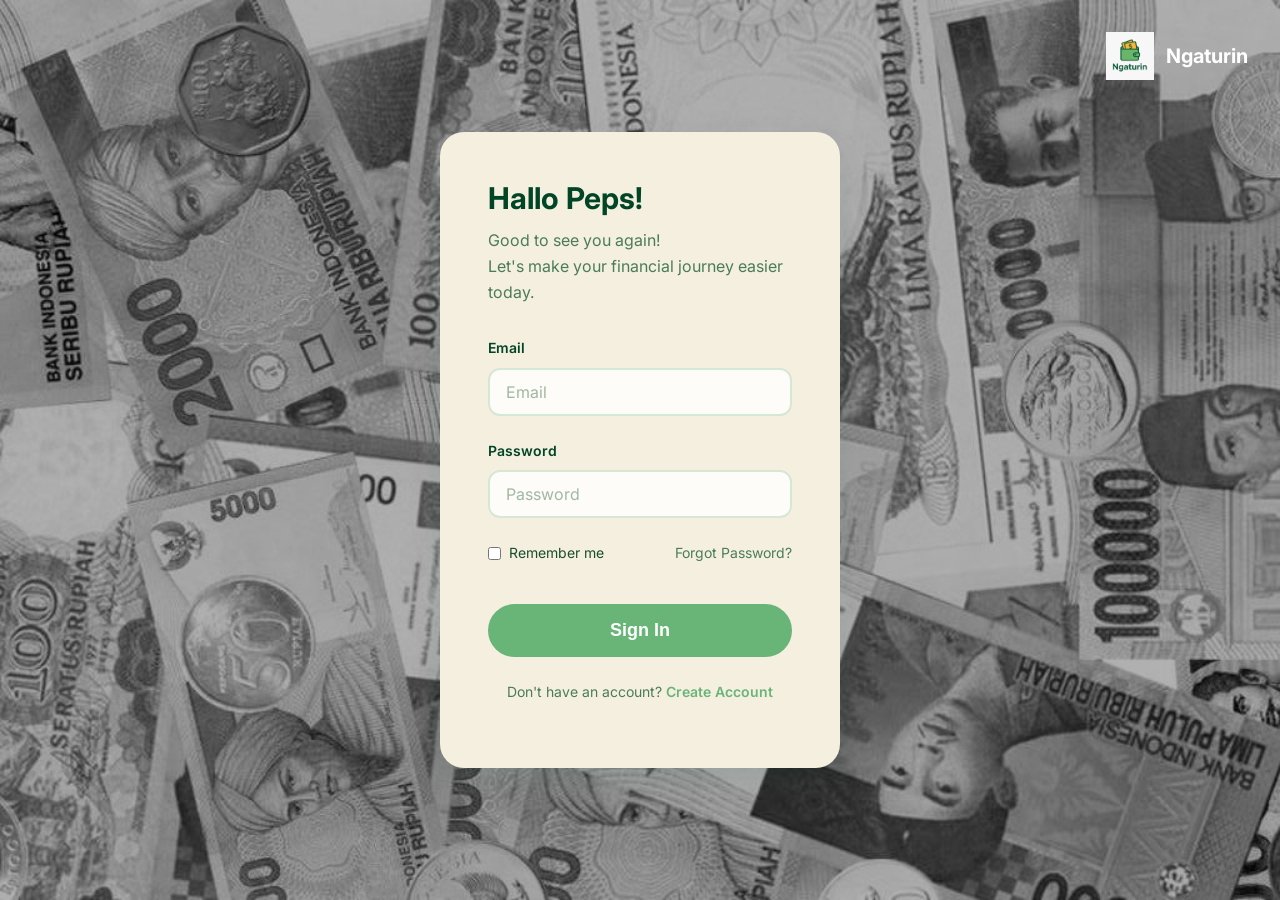
<file: frontend/login.html>
<!DOCTYPE html>
<html lang="en">
<!--
=============================================================
NGATURIN — login.html  (UPDATED)
=============================================================
CHANGES:
  [2] Session expired banner — if the user was auto-logged-out
      due to an expired token, a yellow banner is shown at the
      top of the card explaining why they were redirected here.

  [3] Unverified account message — if login returns 403
      (account not yet verified), the error message now also
      shows a "Resend Code" link that takes the user back to
      verify-email.html.

  [4] Forgot Password link — now actually links to
      forgot-password.html instead of href="#".

  [CLEAN] Removed the duplicate <script src="script.js"> tag.
=============================================================
-->
<head>
    <meta charset="UTF-8">
    <meta name="viewport" content="width=device-width, initial-scale=1.0">
    <title>Sign In - Ngaturin</title>
    <link rel="stylesheet" href="style.css">
    <link rel="preconnect" href="https://fonts.googleapis.com">
    <link rel="preconnect" href="https://fonts.gstatic.com" crossorigin>
    <link href="https://fonts.googleapis.com/css2?family=Inter:wght@400;500;600;700&family=Poppins:wght@400;500;600;700&display=swap" rel="stylesheet">
    <link rel="stylesheet" href="https://cdn.jsdelivr.net/npm/bootstrap-icons@1.11.3/font/bootstrap-icons.min.css">
    <style>
        .login-page {
            min-height: 100vh;
            display: flex;
            align-items: center;
            justify-content: center;
            background-image: url('assets/Backgound Money Sign In Page.jpg');
            background-size: cover;
            background-position: center;
            position: relative;
        }
        .login-page::before {
            content: '';
            position: absolute;
            inset: 0;
            background-color: rgba(0, 0, 0, 0.3);
        }
        .login-container {
            position: relative;
            z-index: 1;
            display: flex;
            align-items: center;
            gap: var(--spacing-3xl);
        }
        .login-card {
            background-color: var(--color-card);
            border-radius: var(--radius-xl);
            padding: var(--spacing-2xl);
            box-shadow: var(--shadow-xl);
            width: 100%;
            max-width: 400px;
        }
        .logo-header {
            position: absolute;
            top: var(--spacing-xl);
            right: var(--spacing-xl);
            display: flex;
            align-items: center;
            gap: var(--spacing-sm);
            color: white;
            font-weight: 700;
            font-size: var(--font-size-xl);
        }
        .logo-header img { width: 48px; height: 48px; }

        /* [2] Session expired banner */
        .session-banner {
            background: #fff8e1;
            border: 1px solid #f9a825;
            border-radius: var(--radius-md);
            padding: 10px 14px;
            font-size: var(--font-size-sm);
            color: #e65100;
            margin-bottom: var(--spacing-md);
            display: flex;
            align-items: center;
            gap: 8px;
        }
        .login-error {
            background: #fdecea;
            border: 1px solid #ef9a9a;
            border-radius: var(--radius-md);
            padding: 10px 14px;
            font-size: var(--font-size-sm);
            color: #c62828;
            margin-bottom: var(--spacing-md);
        }
    </style>
</head>
<body>
    <div class="login-page">
        <div class="logo-header">
            <img src="assets/Logo Ngaturin.jpg" alt="Ngaturin Logo">
            <span>Ngaturin</span>
        </div>

        <div class="login-container">
            <div class="login-card fade-in">

                <!-- [2] Session-expired banner (hidden by default, shown by JS if needed) -->
                <div id="sessionBanner" class="session-banner" style="display:none;">
                    <i class="bi bi-clock-history"></i>
                    Your session expired. Please log in again.
                </div>

                <!-- Error message area -->
                <div id="loginError" class="login-error" style="display:none;"></div>

                <h2 class="mb-sm" style="color:var(--color-dark);font-size:var(--font-size-3xl);">Hallo Peps!</h2>
                <p class="mb-xl" style="color:var(--color-text-light);">
                    Good to see you again!<br>
                    Let's make your financial journey easier today.
                </p>

                <form id="loginForm">
                    <div class="form-group">
                        <label for="username" class="form-label">Email</label>
                        <input type="text" id="username" name="username" class="form-input" placeholder="Email" required>
                    </div>
                    <div class="form-group">
                        <label for="password" class="form-label">Password</label>
                        <input type="password" id="password" name="password" class="form-input" placeholder="Password" required>
                    </div>
                    <div class="form-group" style="display:flex;justify-content:space-between;align-items:center;">
                        <div class="form-checkbox">
                            <input type="checkbox" id="remember" name="remember">
                            <label for="remember">Remember me</label>
                        </div>
                        <!-- [4] Now actually links to forgot-password.html -->
                        <a href="forgot-password.html" style="color:var(--color-text-light);font-size:var(--font-size-sm);">
                            Forgot Password?
                        </a>
                    </div>
                    <button type="submit" class="btn btn-primary w-full btn-large mt-md">Sign In</button>
                </form>

                <p class="text-center mt-lg" style="color:var(--color-text-light);font-size:var(--font-size-sm);">
                    Don't have an account?
                    <a href="register.html" style="color:var(--color-primary);font-weight:600;">Create Account</a>
                </p>
            </div>
        </div>
    </div>

    <!-- SINGLE script.js tag (was duplicated before) -->
    <script src="script.js"></script>
    <script>

    // [2] Show session-expired banner if the user was auto-logged-out
    if (sessionStorage.getItem('session_expired') === '1') {
        document.getElementById('sessionBanner').style.display = 'flex';
        sessionStorage.removeItem('session_expired');   // only show once
    }

    // ── LOGIN FORM ────────────────────────────────────────────
    document.getElementById("loginForm").addEventListener("submit", async function(e) {
        e.preventDefault();

        const email    = document.getElementById("username").value;
        const password = document.getElementById("password").value;
        const errorEl  = document.getElementById("loginError");
        errorEl.style.display = 'none';

        try {
            const formData = new URLSearchParams();
            formData.append("username", email);
            formData.append("password", password);

            const response = await fetch("https://ngaturin-kappa.vercel.app/api/login", {
                method:  "POST",
                headers: { "Content-Type": "application/x-www-form-urlencoded" },
                body:    formData
            });

            const data = await response.json();

            if (!response.ok) {
                // [3] Special handling for unverified accounts (403 from backend)
                if (response.status === 403) {
                    errorEl.innerHTML = `
                        ${data.detail}<br>
                        <a href="verify-email.html"
                           onclick="sessionStorage.setItem('pending_verify_email','${email}')"
                           style="color:var(--color-primary);font-weight:600;">
                           Re-enter verification code →
                        </a>`;
                } else {
                    errorEl.textContent = data.detail || "Login failed";
                }
                errorEl.style.display = 'block';
                return;
            }

            localStorage.setItem("token", data.access_token);
            window.location.href = "selection.html";

        } catch (error) {
            errorEl.textContent    = "Network error. Please try again.";
            errorEl.style.display  = 'block';
        }
    });

    </script>
</body>
</html>
</file>
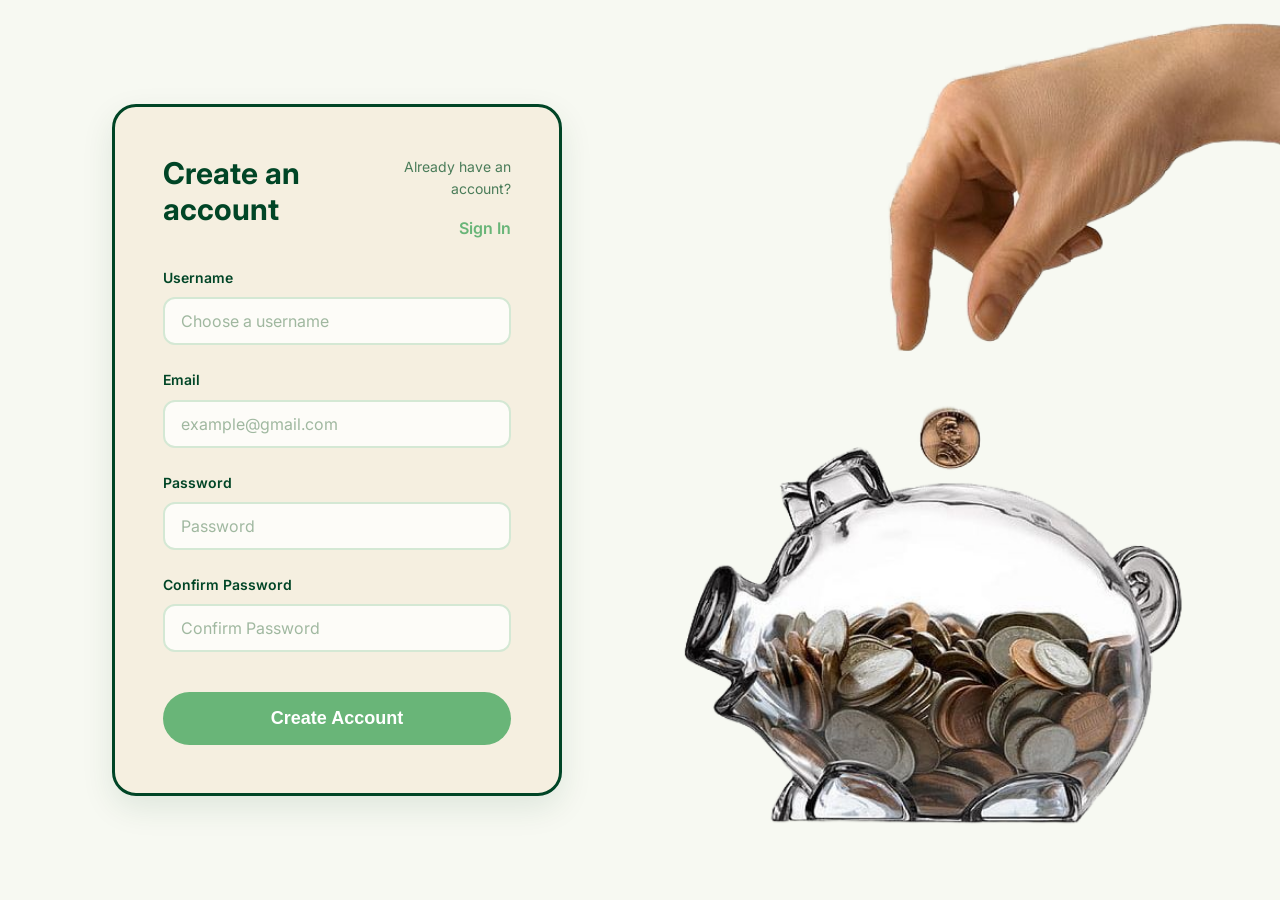
<file: frontend/register.html>
<!DOCTYPE html>
<html lang="en">
<!--
=============================================================
NGATURIN — register.html  (UPDATED)
=============================================================
CHANGE:
  [3] After a successful registration API call, instead of
      redirecting to login.html, we now:
      1. Save the user's email to sessionStorage under
         'pending_verify_email' (verify-email.html reads this).
      2. Redirect to verify-email.html so the user can enter
         their OTP before their account is activated.
=============================================================
-->
<head>
    <meta charset="UTF-8">
    <meta name="viewport" content="width=device-width, initial-scale=1.0">
    <title>Create Account - Ngaturin</title>
    <link rel="stylesheet" href="style.css">
    <link rel="preconnect" href="https://fonts.googleapis.com">
    <link rel="preconnect" href="https://fonts.gstatic.com" crossorigin>
    <link href="https://fonts.googleapis.com/css2?family=Inter:wght@400;500;600;700&family=Poppins:wght@400;500;600;700&display=swap" rel="stylesheet">
    <link rel="stylesheet" href="https://cdn.jsdelivr.net/npm/bootstrap-icons@1.11.3/font/bootstrap-icons.min.css">
    <style>
        .register-page {
            min-height: 100vh;
            display: flex;
            align-items: center;
            justify-content: center;
            background-color: var(--color-bg);
            padding: var(--spacing-2xl);
            position: relative;
            overflow: hidden;
        }
        .register-container {
            display: flex;
            align-items: center;
            justify-content: center;
            gap: var(--spacing-3xl);
            width: 100%;
            max-width: 1200px;
            margin: 0 auto;
            position: relative;
            z-index: 2;
        }
        .register-card {
            background-color: var(--color-card);
            border-radius: var(--radius-xl);
            padding: var(--spacing-2xl);
            box-shadow: var(--shadow-xl);
            width: 100%;
            max-width: 450px;
            border: 3px solid var(--color-dark);
            position: relative;
            z-index: 2;
        }
    </style>
</head>
<body>
    <div class="register-page">
        <div style="position:absolute;top:0;right:0;bottom:0;height:100%;width:50%;z-index:1;display:flex;justify-content:flex-end;">
            <img src="assets/Piggy Bank (Create Account and Goal Saver) Page.png" alt="Piggy Bank"
                 style="height:100%;width:auto;object-fit:cover;">
        </div>

        <div class="register-container">
            <div class="register-card fade-in" style="margin-right:auto;margin-left:var(--spacing-3xl);">
                <div class="flex-between mb-lg">
                    <h2 style="color:var(--color-dark);font-size:var(--font-size-3xl);">Create an account</h2>
                    <div style="text-align:right;">
                        <p style="font-size:var(--font-size-sm);color:var(--color-text-light);">Already have an account?</p>
                        <a href="login.html" style="color:var(--color-primary);font-weight:600;font-size:var(--font-size-base);">Sign In</a>
                    </div>
                </div>

                <form id="registerForm">
                    <div class="form-group">
                        <label for="username" class="form-label">Username</label>
                        <input type="text" id="username" name="username" class="form-input" placeholder="Choose a username" required>
                    </div>
                    <div class="form-group">
                        <label for="email" class="form-label">Email</label>
                        <input type="email" id="email" name="email" class="form-input" placeholder="example@gmail.com" required>
                    </div>
                    <div class="form-group">
                        <label for="password" class="form-label">Password</label>
                        <input type="password" id="password" name="password" class="form-input" placeholder="Password" required>
                    </div>
                    <div class="form-group">
                        <label for="confirmPassword" class="form-label">Confirm Password</label>
                        <input type="password" id="confirmPassword" name="confirmPassword" class="form-input" placeholder="Confirm Password" required>
                    </div>
                    <button type="submit" class="btn btn-primary w-full btn-large mt-md">Create Account</button>
                </form>
            </div>
        </div>
    </div>

    <script src="script.js"></script>
    <script>
    document.getElementById('registerForm').addEventListener('submit', async function(e) {
        e.preventDefault();

        const username        = document.getElementById('username').value;
        const email           = document.getElementById('email').value;
        const password        = document.getElementById('password').value;
        const confirmPassword = document.getElementById('confirmPassword').value;

        // Clear previous errors
        ['username','email','password','confirmPassword'].forEach(id => {
            clearError(document.getElementById(id));
        });

        // Validation
        if (!username || username.length < 3) {
            showError(document.getElementById('username'), 'Username must be at least 3 characters');
            return;
        }
        if (!validateEmail(email)) {
            showError(document.getElementById('email'), 'Please enter a valid email address');
            return;
        }
        if (!validatePassword(password)) {
            showError(document.getElementById('password'), 'Password must be at least 6 characters');
            return;
        }
        if (password !== confirmPassword) {
            showError(document.getElementById('confirmPassword'), 'Passwords do not match');
            return;
        }

        try {
            const response = await apiRequest('/api/register', 'POST', {
                username,
                email,
                password
            });

            showToast('Account created! Redirecting to email verification...', 'success');

            // [3] Save email so verify-email.html knows who to verify
            sessionStorage.setItem('pending_verify_email', email);

            // [3] Go to verify-email.html instead of login.html
            setTimeout(() => {
                window.location.href = 'verify-email.html';
            }, 1200);

        } catch (error) {
            showToast(error.message || 'Registration failed. Please try again.', 'error');
        }
    });
    </script>
</body>
</html>
</file>
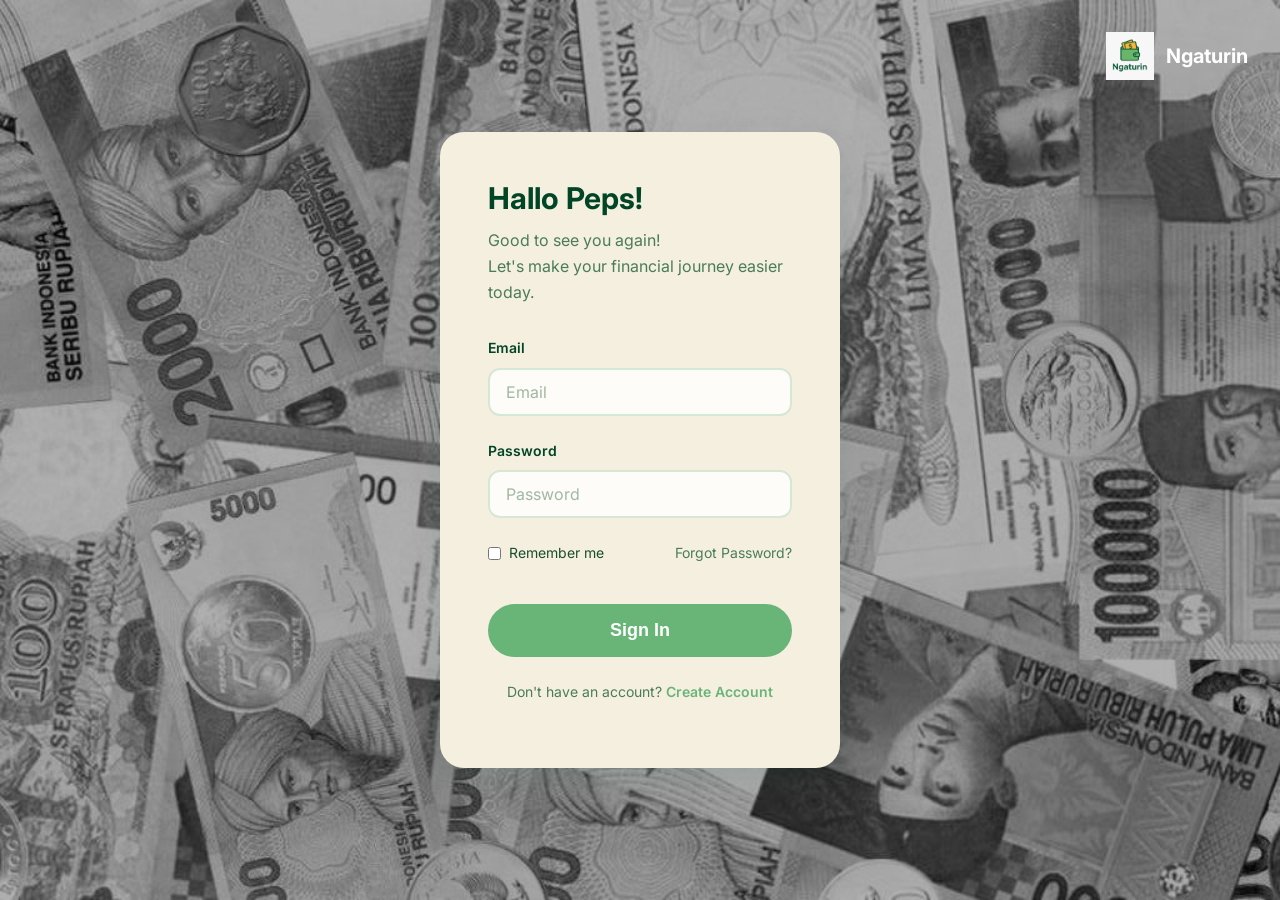
<file: frontend/selection.html>
<!DOCTYPE html>
<html lang="en">

<head>
    <meta charset="UTF-8">
    <meta name="viewport" content="width=device-width, initial-scale=1.0">
    <meta name="description" content="Choose your financial tool">
    <title>Welcome - Ngaturin</title>
    <link rel="stylesheet" href="style.css">
    <link rel="preconnect" href="https://fonts.googleapis.com">
    <link rel="preconnect" href="https://fonts.gstatic.com" crossorigin>
    <link
        href="https://fonts.googleapis.com/css2?family=Inter:wght@400;500;600;700&family=Poppins:wght@400;500;600;700&display=swap"
        rel="stylesheet">
    <link rel="stylesheet" href="https://cdn.jsdelivr.net/npm/bootstrap-icons@1.11.3/font/bootstrap-icons.min.css">
    <style>
        .selection-page {
            min-height: 100vh;
            background-image: url('assets/Backgound Green Grid (After Create Acc) Page).png');
            background-size: cover;
            background-position: center;
            padding-top: 100px;
        }

        .selection-header {
            text-align: center;
            margin-bottom: var(--spacing-3xl);
        }

        .selection-grid {
            display: grid;
            grid-template-columns: repeat(3, 1fr);
            gap: var(--spacing-3xl);
            max-width: 1200px;
            margin: 0 auto;
            padding: 0 var(--spacing-xl);
        }

        .selection-card {
            background: var(--color-bg-alt);
            border-radius: 24px;
            padding: 32px;
            text-align: center;
            box-shadow: 0 8px 24px rgba(0,0,0,0.06);
            cursor: pointer;
            transition: all 0.3s cubic-bezier(0.25, 0.8, 0.25, 1);
            border: 1px solid #e2e8f0;
            display: flex;
            flex-direction: column;
            height: 100%;
        }

        .selection-card .btn {
            margin-top: auto;
            border-radius: 12px;
            font-weight: 600;
        }

        .selection-card:hover {
            transform: translateY(-10px);
            box-shadow: 0 20px 40px rgba(0,0,0,0.12);
            border-color: var(--color-primary);
        }

        .selection-card img {
            width: 100%;
            height: 200px;
            object-fit: contain;
            margin: 0 auto 24px;
        }

        .logo-top {
            position: absolute;
            top: var(--spacing-xl);
            left: var(--spacing-xl);
            display: flex;
            align-items: center;
            gap: var(--spacing-sm);
            color: var(--color-dark);
            font-weight: 700;
            font-size: var(--font-size-xl);
        }

        .logo-top img {
            width: 48px;
            height: 48px;
        }

        .logout-btn {
            position: absolute;
            top: var(--spacing-xl);
            right: var(--spacing-xl);
        }

        /* Responsive Fixes */
        @media (max-width: 992px) {
            .selection-grid {
                grid-template-columns: repeat(2, 1fr);
                gap: var(--spacing-xl);
            }
        }

        @media (max-width: 768px) {
            .selection-grid {
                grid-template-columns: 1fr;
                gap: var(--spacing-lg);
            }
            .selection-card img {
                height: 140px;
            }
            .logo-top {
                position: static;
                justify-content: center;
                margin-bottom: var(--spacing-xl);
            }
            .logout-btn {
                top: 20px;
                right: 20px;
            }
            .selection-page {
                padding-top: 40px;
            }
            .selection-header h1 {
                font-size: 1.8rem;
            }
        }
    </style>
</head>

<body>
    <div class="selection-page">
        <div class="logo-top">
            <img src="assets/Logo Ngaturin.jpg" alt="Ngaturin Logo">
            <span>Ngaturin</span>
        </div>

        <button class="btn btn-secondary logout-btn" onclick="logout()">Logout</button>

        <div class="container">
            <div class="selection-header fade-in">
                <h1 style="color: var(--color-dark); margin-bottom: var(--spacing-md);">
                    <i class="bi bi-grid-fill" style="color: var(--color-primary); margin-right: 8px;"></i>Welcome to Ngaturin!
                </h1>
                <p style="font-size: var(--font-size-xl); color: var(--color-text-light);">
                    Choose how you'd like to manage your finances today
                </p>
            </div>

            <div class="selection-grid">
                <div class="selection-card slide-up" onclick="window.location.href='aicoach.html'">
                    <img src="assets/AI Robot (Solution) Page.png" alt="AI Coach Robot">
                    <h3 style="color: var(--color-primary); margin-bottom: var(--spacing-md);">
                        AI Coach
                    </h3>
                    <p style="color: var(--color-text-light); margin-bottom: var(--spacing-lg);">
                        Your personal finance buddy here to answer all your money questions
                    </p>
                    <button class="btn btn-primary btn-large">Start Here</button>
                </div>

                <div class="selection-card slide-up" style="animation-delay: 0.2s;"
                    onclick="window.location.href='goalsaver.html'">
                    <img src="assets/Piggy Bank (Create Account and Goal Saver) Page.png" alt="Piggy Bank">
                    <h3 style="color: var(--color-primary); margin-bottom: var(--spacing-md);">
                        Goal Saver
                    </h3>
                    <p style="color: var(--color-text-light); margin-bottom: var(--spacing-lg);">
                        Set financial goals and track your savings progress step by step
                    </p>
                    <button class="btn btn-primary btn-large">Start Saving</button>
                </div>

                <!-- New Premium Feature: Pocket Notes -->
                <div class="selection-card slide-up" style="animation-delay: 0.4s; position: relative; border: 2px solid gold; box-shadow: 0 10px 30px rgba(255, 215, 0, 0.15);"
                    onclick="handlePocketNotesClick()">
                    <div
                        style="position: absolute; top: -15px; right: -15px; background: gold; color: #5a4a00; padding: 5px 15px; border-radius: 20px; font-weight: bold; box-shadow: 0 4px 10px rgba(0,0,0,0.1); transform: rotate(15deg); z-index: 1;">
                        PREMIUM <i class="bi bi-gem"></i>
                    </div>
                    <img src="assets/money in pocket .jpeg" alt="Pocket Notes">
                    <h3 style="color: #b8860b; margin-bottom: var(--spacing-md);">
                        Pocket Notes
                    </h3>
                    <p style="color: var(--color-text-light); margin-bottom: var(--spacing-lg);">
                        Organize your money into digital jars for smarter budgeting
                    </p>
                    <button class="btn btn-large" style="background: gold; color: #5a4a00; border: none; font-weight: 600; width: 100%;">Open Pockets</button>
                </div>
            </div>
        </div>
    </div>

    <div id="premiumModal" class="modal-overlay"
        style="display: none; position: fixed; top: 0; left: 0; width: 100%; height: 100%; background: rgba(0,0,0,0.5); z-index: 2000; align-items: center; justify-content: center;">
        <div class="modal-card"
            style="background: white; padding: 40px; border-radius: 20px; text-align: left; max-width: 450px; width: 90%; position: relative;">
            <button onclick="closeModal()"
                style="position: absolute; top: 15px; right: 15px; background: none; border: none; font-size: 24px; cursor: pointer;">&times;</button>
            
            <div style="text-align: center; font-size: 50px; margin-bottom: 10px;"><i class="bi bi-gem" style="color: gold;"></i></div>
            <h2 style="color: var(--color-primary); text-align: center; margin-bottom: 10px;">Get Premium</h2>
            <p style="color: var(--color-text-light); text-align: center; margin-bottom: 25px; font-size: 14px;">
                Complete your details to unlock Digital Jars & Advanced Budgeting!
            </p>

            <div class="form-group" style="margin-bottom: 15px;">
                <label style="display: block; font-weight: 500; margin-bottom: 5px; color: var(--color-text);">Full Name</label>
                <input type="text" id="premiumName" placeholder="e.g. John Doe" style="width: 100%; padding: 12px; border: 1px solid var(--color-border); border-radius: 10px;">
            </div>
            <div class="form-group" style="margin-bottom: 15px;">
                <label style="display: block; font-weight: 500; margin-bottom: 5px; color: var(--color-text);">Email Address</label>
                <input type="email" id="premiumEmail" placeholder="john@example.com" style="width: 100%; padding: 12px; border: 1px solid var(--color-border); border-radius: 10px;">
            </div>
            <div class="form-group" style="margin-bottom: 25px;">
                <label style="display: block; font-weight: 500; margin-bottom: 5px; color: var(--color-text);">Phone Number</label>
                <input type="tel" id="premiumPhone" placeholder="0812xxxxxx" style="width: 100%; padding: 12px; border: 1px solid var(--color-border); border-radius: 10px;">
            </div>

            <button id="premiumBtn" class="btn btn-primary btn-large" onclick="unlockPremium()"
                style="width: 100%; background: gold; color: #5a4a00; font-weight: 600; font-size: 16px;">
                Proceed to Payment (Rp 25.000)
            </button>
        </div>
    </div>

    <script src="script.js"></script>

<!-- CHANGES:
     1. Removed the second duplicate <script src="script.js"> tag
        (was on both line 226 and line 228 in original).
     2. Payment flow (WhatsApp redirect) is kept as-is — it still
        works as a manual process. A note is added explaining
        how to wire up Midtrans Snap properly when ready.
     ============================================================ -->

    <!-- FIX: only ONE script.js tag -->
    <script src="script.js"></script>

    <script>
    // ==========================
    // CHECK LOGIN
    // ==========================
    const token = localStorage.getItem("token");
    if (!token || token === "undefined" || token === "null") {
        window.location.href = "login.html";
    }


    // ==========================
    // LOGOUT
    // ==========================
    function logout() {
        // FIX: use clearUserSession() from script.js so both
        //      the token AND ngaturin_user data are cleared together.
        clearUserSession();
        window.location.href = "login.html";
    }


    // ==========================
    // POCKET NOTES (WITH PREMIUM)
    // ==========================
    function handlePocketNotesClick() {
        const token = localStorage.getItem("token");
        if (!token) {
            window.location.href = "login.html";
            return;
        }

        fetch("https://ngaturin-kappa.vercel.app/api/me", {
            headers: { "Authorization": "Bearer " + token }
        })
        .then(async response => {
            const data = await response.json();
            if (!response.ok) {
                alert("Connection error: " + JSON.stringify(data));
                return;
            }
            if (data.is_premium) {
                window.location.href = "pocketnotes.html";
            } else {
                document.getElementById('premiumModal').style.display = 'flex';
            }
        })
        .catch(err => {
            console.error("Failed to fetch user status", err);
            showToast("Error connecting to server", "error");
        });
    }


    // ==========================
    // CLOSE MODAL
    // ==========================
    function closeModal() {
        document.getElementById('premiumModal').style.display = 'none';
    }


    // ==========================
    // UNLOCK PREMIUM — WhatsApp flow
    // ============================================================
    // NOTE FOR DEVELOPERS:
    // The current flow sends user details to an admin via WhatsApp
    // so they can manually activate premium. This works but requires
    // manual effort on every purchase.
    //
    // To fully automate with Midtrans Snap:
    // 1. Add a backend endpoint POST /api/create-payment that:
    //    - Creates an Order row in the DB
    //    - Calls Midtrans Server-to-Server API to get a snap_token
    //    - Returns { snap_token }
    // 2. Load the Midtrans Snap JS:
    //    <script src="https://app.midtrans.com/snap/snap.js"
    //            data-client-key="YOUR_CLIENT_KEY"></script>
    // 3. Replace the waUrl redirect below with:
    //    snap.pay(snap_token, { onSuccess: () => { ... } });
    //
    // The backend webhook at POST /api/payment-handler already
    // handles the settlement callback from Midtrans correctly.
    // ============================================================
    function unlockPremium() {
        const name  = document.getElementById('premiumName').value.trim();
        const email = document.getElementById('premiumEmail').value.trim();
        const phone = document.getElementById('premiumPhone').value.trim();

        if (!name || !email || !phone) {
            showToast('Please fill in all details first!', 'error');
            return;
        }
        if (!email.includes('@') || !email.includes('.')) {
            showToast('Please enter a valid email address.', 'error');
            return;
        }

        const btn     = document.getElementById('premiumBtn');
        btn.innerHTML = '<span>Redirecting...</span>';
        btn.disabled  = true;

        const adminPhone = "6282118313761";
        const orderId    = email.split('@')[0];
        const message    = `Hello Admin Ngaturin, I would like to make a payment to unlock the Premium Pocket Notes feature.\n\nName: ${name}\nEmail: ${email}\nPhone Number: ${phone}\nOrder ID: ${orderId}\n\nPlease provide the next steps for the payment process. Thank you!`;
        const waUrl      = `https://api.whatsapp.com/send?phone=${adminPhone}&text=${encodeURIComponent(message)}`;

        window.open(waUrl, '_blank');
        showToast('Redirected to WhatsApp. Please complete the payment to proceed.', 'success');

        setTimeout(() => {
            closeModal();
            btn.innerHTML = 'Proceed to Payment (Rp 25.000)';
            btn.disabled  = false;
            document.getElementById('premiumName').value  = '';
            document.getElementById('premiumEmail').value = '';
            document.getElementById('premiumPhone').value = '';
        }, 1500);
    }
    </script>
</body>

</html>
</file>
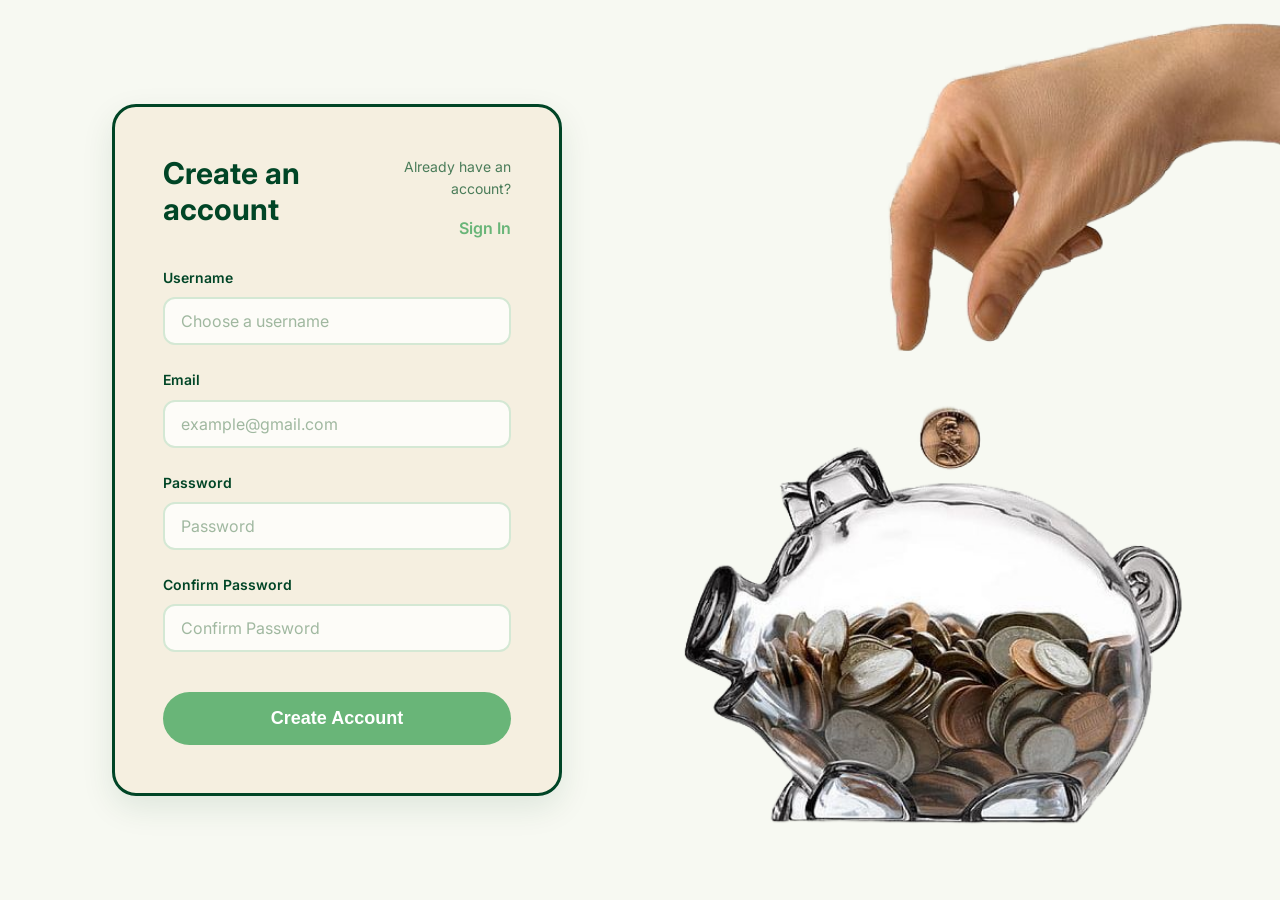
<file: frontend/verify-email.html>
<!DOCTYPE html>
<html lang="en">
<!--
=============================================================
NGATURIN — verify-email.html   [NEW FILE — [3] EMAIL VERIFICATION]
=============================================================
PURPOSE:
  After a user registers, they are redirected here instead of
  directly to login. They must enter the 6-digit OTP that was
  emailed to them before their account is activated.

HOW IT WORKS:
  1. register.html saves the new user's email to sessionStorage
     before redirecting here.
  2. This page reads that email and shows it to the user.
  3. User types the 6-digit OTP and clicks Verify.
  4. We call POST /api/verify-email { email, otp }.
  5. On success → redirect to login.html.
  6. "Resend Code" button calls POST /api/resend-otp { email }.

HOW TO TEST:
  1. Register a new account.
  2. Check the inbox of the email you registered with.
  3. Enter the 6-digit code on this page.
  4. You should see "Email verified!" and be sent to login.
  5. Try logging in before verifying → you should see a
     "Please verify your email" error message.
=============================================================
-->
<head>
    <meta charset="UTF-8">
    <meta name="viewport" content="width=device-width, initial-scale=1.0">
    <title>Verify Email - Ngaturin</title>
    <link rel="stylesheet" href="style.css">
    <link rel="preconnect" href="https://fonts.googleapis.com">
    <link rel="preconnect" href="https://fonts.gstatic.com" crossorigin>
    <link href="https://fonts.googleapis.com/css2?family=Inter:wght@400;500;600;700&family=Poppins:wght@400;500;600;700&display=swap" rel="stylesheet">
    <link rel="stylesheet" href="https://cdn.jsdelivr.net/npm/bootstrap-icons@1.11.3/font/bootstrap-icons.min.css">
    <style>
        .verify-page {
            min-height: 100vh;
            display: flex;
            align-items: center;
            justify-content: center;
            background: linear-gradient(135deg, #E8F4EA 0%, #F7F9F2 100%);
            padding: var(--spacing-xl);
        }
        .verify-card {
            background: white;
            border-radius: var(--radius-xl);
            padding: var(--spacing-2xl);
            box-shadow: var(--shadow-xl);
            width: 100%;
            max-width: 420px;
            text-align: center;
        }
        .otp-icon {
            font-size: 3rem;
            color: var(--color-primary);
            margin-bottom: var(--spacing-md);
        }
        .otp-inputs {
            display: flex;
            gap: 10px;
            justify-content: center;
            margin: var(--spacing-xl) 0;
        }
        .otp-inputs input {
            width: 48px;
            height: 56px;
            text-align: center;
            font-size: 1.5rem;
            font-weight: 700;
            border: 2px solid var(--color-border);
            border-radius: var(--radius-md);
            outline: none;
            transition: border-color 0.2s;
        }
        .otp-inputs input:focus {
            border-color: var(--color-primary);
        }
        .otp-inputs input.filled {
            border-color: var(--color-primary);
            background: #f0faf0;
        }
        .resend-btn {
            background: none;
            border: none;
            color: var(--color-primary);
            cursor: pointer;
            font-size: var(--font-size-sm);
            text-decoration: underline;
            margin-top: var(--spacing-md);
        }
        .resend-btn:disabled {
            color: var(--color-text-light);
            text-decoration: none;
            cursor: not-allowed;
        }
        #statusMsg {
            min-height: 24px;
            font-size: var(--font-size-sm);
            margin-top: var(--spacing-sm);
        }
        .success-msg { color: #2e7d32; }
        .error-msg   { color: #c62828; }
    </style>
</head>
<body>
    <div class="verify-page">
        <div class="verify-card fade-in">
            <div class="otp-icon"><i class="bi bi-envelope-check-fill"></i></div>
            <h2 style="color:var(--color-dark);margin-bottom:var(--spacing-sm);">Check Your Email</h2>
            <p style="color:var(--color-text-light);font-size:var(--font-size-sm);margin-bottom:var(--spacing-xs);">
                We sent a 6-digit code to
            </p>
            <p id="emailDisplay" style="font-weight:600;color:var(--color-primary);margin-bottom:var(--spacing-md);">
                your email
            </p>
            <p style="color:var(--color-text-light);font-size:var(--font-size-sm);">
                Enter the code below to verify your account.
            </p>

            <!-- 6 individual digit boxes for better UX -->
            <div class="otp-inputs">
                <input type="text" maxlength="1" class="otp-digit" id="d0" inputmode="numeric">
                <input type="text" maxlength="1" class="otp-digit" id="d1" inputmode="numeric">
                <input type="text" maxlength="1" class="otp-digit" id="d2" inputmode="numeric">
                <input type="text" maxlength="1" class="otp-digit" id="d3" inputmode="numeric">
                <input type="text" maxlength="1" class="otp-digit" id="d4" inputmode="numeric">
                <input type="text" maxlength="1" class="otp-digit" id="d5" inputmode="numeric">
            </div>

            <div id="statusMsg"></div>

            <button id="verifyBtn" class="btn btn-primary w-full btn-large mt-md" onclick="verifyOTP()">
                Verify Email
            </button>

            <div style="margin-top:var(--spacing-lg);">
                <p style="color:var(--color-text-light);font-size:var(--font-size-sm);">
                    Didn't receive the code?
                </p>
                <button class="resend-btn" id="resendBtn" onclick="resendOTP()">
                    Resend Code
                </button>
                <span id="resendTimer" style="font-size:var(--font-size-sm);color:var(--color-text-light);display:none;">
                    (wait <span id="countdown">60</span>s)
                </span>
            </div>

            <p style="margin-top:var(--spacing-lg);font-size:var(--font-size-sm);color:var(--color-text-light);">
                Wrong email?
                <a href="register.html" style="color:var(--color-primary);">Register again</a>
            </p>
        </div>
    </div>

    <script src="script.js"></script>
    <script>
    const API = "https://ngaturin-kappa.vercel.app";

    // Read email that register.html stored before redirecting here
    const pendingEmail = sessionStorage.getItem('pending_verify_email') || '';
    if (!pendingEmail) {
        // No email in session → user came here directly, send them to register
        window.location.href = 'register.html';
    }
    document.getElementById('emailDisplay').textContent = pendingEmail;

    // ── OTP input UX: auto-advance to next box as user types ──
    document.querySelectorAll('.otp-digit').forEach((input, i, all) => {
        input.addEventListener('input', (e) => {
            // Only allow digits
            input.value = input.value.replace(/\D/g, '');
            if (input.value) {
                input.classList.add('filled');
                if (i < 5) all[i + 1].focus();   // move to next box
            } else {
                input.classList.remove('filled');
            }
        });
        input.addEventListener('keydown', (e) => {
            // Backspace on empty box → go back one box
            if (e.key === 'Backspace' && !input.value && i > 0) {
                all[i - 1].focus();
                all[i - 1].value = '';
                all[i - 1].classList.remove('filled');
            }
            // Enter on last box → submit
            if (e.key === 'Enter') verifyOTP();
        });
        // Allow pasting a full OTP (e.g. from email app)
        input.addEventListener('paste', (e) => {
            e.preventDefault();
            const pasted = (e.clipboardData || window.clipboardData)
                .getData('text').replace(/\D/g, '').substring(0, 6);
            pasted.split('').forEach((ch, j) => {
                if (all[j]) { all[j].value = ch; all[j].classList.add('filled'); }
            });
            all[Math.min(pasted.length, 5)].focus();
        });
    });

    function getOTPValue() {
        return Array.from(document.querySelectorAll('.otp-digit'))
            .map(i => i.value).join('');
    }

    function setStatus(msg, type) {
        const el = document.getElementById('statusMsg');
        el.textContent  = msg;
        el.className    = type === 'success' ? 'success-msg' : 'error-msg';
    }

    // ── Verify OTP ────────────────────────────────────────────
    async function verifyOTP() {
        const otp = getOTPValue();
        if (otp.length < 6) {
            setStatus('Please enter the complete 6-digit code.', 'error');
            return;
        }

        const btn = document.getElementById('verifyBtn');
        btn.textContent = 'Verifying...';
        btn.disabled    = true;

        try {
            const res = await fetch(`${API}/api/verify-email`, {
                method:  'POST',
                headers: { 'Content-Type': 'application/json' },
                body:    JSON.stringify({ email: pendingEmail, otp })
            });
            const data = await res.json();

            if (!res.ok) {
                setStatus(data.detail || 'Verification failed.', 'error');
                btn.textContent = 'Verify Email';
                btn.disabled    = false;
                return;
            }

            setStatus('Email verified! Redirecting to login...', 'success');
            sessionStorage.removeItem('pending_verify_email');   // clean up
            setTimeout(() => { window.location.href = 'login.html'; }, 1500);

        } catch (err) {
            setStatus('Network error. Please try again.', 'error');
            btn.textContent = 'Verify Email';
            btn.disabled    = false;
        }
    }

    // ── Resend OTP (with 60-second cooldown) ──────────────────
    let resendCooldown = null;

    async function resendOTP() {
        const btn   = document.getElementById('resendBtn');
        const timer = document.getElementById('resendTimer');
        btn.disabled = true;

        try {
            const res = await fetch(`${API}/api/resend-otp`, {
                method:  'POST',
                headers: { 'Content-Type': 'application/json' },
                body:    JSON.stringify({ email: pendingEmail })
            });
            const data = await res.json();

            if (!res.ok) {
                setStatus(data.detail || 'Could not resend code.', 'error');
                btn.disabled = false;
                return;
            }

            setStatus('New code sent! Check your email.', 'success');

            // Start 60-second cooldown before allowing resend again
            let seconds = 60;
            document.getElementById('countdown').textContent = seconds;
            timer.style.display = 'inline';

            resendCooldown = setInterval(() => {
                seconds--;
                document.getElementById('countdown').textContent = seconds;
                if (seconds <= 0) {
                    clearInterval(resendCooldown);
                    timer.style.display = 'none';
                    btn.disabled = false;
                }
            }, 1000);

        } catch (err) {
            setStatus('Network error. Please try again.', 'error');
            btn.disabled = false;
        }
    }
    </script>
</body>
</html>
</file>
<file: frontend/style.css>
/* ========================================
   Ngaturin - Global Stylesheet
   Clean, modern financial management UI
   ======================================== */

/* ========== CSS Variables (Design Tokens) ========== */
:root {
  /* Colors */
  --color-primary: #69B578;
  --color-primary-dark: #5A9D66;
  --color-primary-light: #7FC58D;
  --color-dark: #004526;
  --color-text: #1A4D2E;
  --color-text-light: #4A7C59;
  --color-bg: #F7F9F2;
  --color-bg-alt: #FFFFFF;
  --color-card: #F5EFE0;
  --color-input-bg: #FDFCF8;
  --color-border: #D4E8D4;
  --color-shadow: rgba(0, 69, 38, 0.1);
  --color-overlay: rgba(0, 0, 0, 0.4);
  
  /* Typography */
  --font-primary: 'Inter', 'Poppins', -apple-system, BlinkMacSystemFont, 'Segoe UI', sans-serif;
  --font-size-xs: 0.75rem;    /* 12px */
  --font-size-sm: 0.875rem;   /* 14px */
  --font-size-base: 1rem;     /* 16px */
  --font-size-lg: 1.125rem;   /* 18px */
  --font-size-xl: 1.25rem;    /* 20px */
  --font-size-2xl: 1.5rem;    /* 24px */
  --font-size-3xl: 1.875rem;  /* 30px */
  --font-size-4xl: 2.25rem;   /* 36px */
  --font-size-5xl: 3rem;      /* 48px */
  
  /* Spacing */
  --spacing-xs: 0.5rem;    /* 8px */
  --spacing-sm: 0.75rem;   /* 12px */
  --spacing-md: 1rem;      /* 16px */
  --spacing-lg: 1.5rem;    /* 24px */
  --spacing-xl: 2rem;      /* 32px */
  --spacing-2xl: 3rem;     /* 48px */
  --spacing-3xl: 4rem;     /* 64px */
  
  /* Border Radius */
  --radius-sm: 8px;
  --radius-md: 12px;
  --radius-lg: 16px;
  --radius-xl: 24px;
  --radius-full: 9999px;
  
  /* Shadows */
  --shadow-sm: 0 2px 4px var(--color-shadow);
  --shadow-md: 0 4px 12px var(--color-shadow);
  --shadow-lg: 0 8px 24px var(--color-shadow);
  --shadow-xl: 0 12px 32px var(--color-shadow);
  
  /* Transitions */
  --transition-fast: 150ms ease;
  --transition-base: 250ms ease;
  --transition-slow: 400ms ease;
}

/* ========== Reset & Base Styles ========== */
* {
  margin: 0;
  padding: 0;
  box-sizing: border-box;
}

html {
  scroll-behavior: smooth;
  font-size: 16px;
}

body {
  font-family: var(--font-primary);
  background-color: var(--color-bg);
  color: var(--color-text);
  line-height: 1.6;
  overflow-x: hidden;
}

img {
  max-width: 100%;
  height: auto;
  display: block;
}

a {
  text-decoration: none;
  color: inherit;
  transition: color var(--transition-base);
}

a:hover {
  color: var(--color-primary);
}

/* ========== Typography ========== */
h1, h2, h3, h4, h5, h6 {
  color: var(--color-dark);
  font-weight: 700;
  line-height: 1.2;
  margin-bottom: var(--spacing-md);
}

h1 { font-size: var(--font-size-5xl); }
h2 { font-size: var(--font-size-4xl); }
h3 { font-size: var(--font-size-3xl); }
h4 { font-size: var(--font-size-2xl); }
h5 { font-size: var(--font-size-xl); }
h6 { font-size: var(--font-size-lg); }

p {
  margin-bottom: var(--spacing-md);
  color: var(--color-text-light);
}

/* ========== Navigation Bar ========== */
.navbar {
  position: fixed;
  top: 0;
  left: 0;
  right: 0;
  background: rgba(247, 249, 242, 0.95);
  backdrop-filter: blur(10px);
  padding: var(--spacing-md) var(--spacing-xl);
  display: flex;
  align-items: center;
  justify-content: space-between;
  box-shadow: var(--shadow-sm);
  z-index: 1000;
}

.navbar__brand {
  display: flex;
  align-items: center;
  gap: var(--spacing-sm);
  font-size: var(--font-size-2xl);
  font-weight: 700;
  color: var(--color-dark);
}

.navbar__logo {
  width: 48px;
  height: 48px;
  object-fit: contain;
}

.navbar__links {
  display: flex;
  gap: var(--spacing-xl);
  list-style: none;
}

.navbar__link {
  font-weight: 500;
  color: var(--color-text);
  transition: color var(--transition-base);
  cursor: pointer;
}

.navbar__link:hover,
.navbar__link.active {
  color: var(--color-primary);
}

/* ========== Buttons ========== */
.btn {
  display: inline-block;
  padding: var(--spacing-sm) var(--spacing-xl);
  font-size: var(--font-size-base);
  font-weight: 600;
  text-align: center;
  border: none;
  border-radius: var(--radius-full);
  cursor: pointer;
  transition: all var(--transition-base);
  text-decoration: none;
}

.btn-primary {
  background-color: var(--color-primary);
  color: white;
}

.btn-primary:hover {
  background-color: var(--color-primary-dark);
  color: white;
  transform: translateY(-2px);
  box-shadow: var(--shadow-md);
}

.btn-secondary {
  background-color: transparent;
  color: var(--color-primary);
  border: 2px solid var(--color-primary);
}

.btn-secondary:hover {
  background-color: var(--color-primary);
  color: white;
}

.btn-large {
  padding: var(--spacing-md) var(--spacing-2xl);
  font-size: var(--font-size-lg);
}
.btn-small {
  padding: 6px 14px;
  font-size: var(--font-size-sm);
}

/* ========== Cards ========== */
.card {
  background: var(--color-card);
  border-radius: var(--radius-lg);
  padding: var(--spacing-xl);
  box-shadow: var(--shadow-md);
  transition: transform var(--transition-base), box-shadow var(--transition-base);
}

.card:hover {
  transform: translateY(-4px);
  box-shadow: var(--shadow-lg);
}

.card-white {
  background: var(--color-bg-alt);
}

/* ========== Form Elements ========== */
.form-group {
  margin-bottom: var(--spacing-lg);
}

.form-label {
  display: block;
  margin-bottom: var(--spacing-xs);
  font-weight: 600;
  color: var(--color-dark);
  font-size: var(--font-size-sm);
}

.form-input {
  width: 100%;
  padding: var(--spacing-sm) var(--spacing-md);
  font-size: var(--font-size-base);
  font-family: var(--font-primary);
  background-color: var(--color-input-bg);
  border: 2px solid var(--color-border);
  border-radius: var(--radius-md);
  transition: all var(--transition-base);
}

.form-input:focus {
  outline: none;
  border-color: var(--color-primary);
  box-shadow: 0 0 0 3px rgba(105, 181, 120, 0.1);
}

.form-input::placeholder {
  color: #A0B8A0;
}

.form-checkbox {
  display: flex;
  align-items: center;
  gap: var(--spacing-xs);
  font-size: var(--font-size-sm);
}

/* ========== Container & Layout ========== */
.container {
  max-width: 1200px;
  margin: 0 auto;
  padding: 0 var(--spacing-xl);
}

.section {
  padding: var(--spacing-3xl) 0;
  min-height: 100vh;
  display: flex;
  align-items: center;
  justify-content: center;
}

.section-hero {
  padding-top: calc(80px + var(--spacing-2xl));
}

.grid {
  display: grid;
  gap: var(--spacing-xl);
}

.grid-2 {
  grid-template-columns: repeat(2, 1fr);
}

.grid-3 {
  grid-template-columns: repeat(3, 1fr);
}

.flex {
  display: flex;
  gap: var(--spacing-md);
}

.flex-center {
  display: flex;
  align-items: center;
  justify-content: center;
}

.flex-between {
  display: flex;
  align-items: center;
  justify-content: space-between;
}

/* ========== Chat Interface ========== */
.chat-container {
  display: flex;
  flex-direction: column;
  height: 600px;
  background: var(--color-bg-alt);
  border-radius: var(--radius-lg);
  overflow: hidden;
  box-shadow: var(--shadow-md);
}

.chat-messages {
    flex: 1; /* Memastikan kotak chat mengisi ruang kosong yang tersedia */
    overflow-y: auto; /* MEMUNCULKAN SCROLLBAR vertikal jika teks terlalu panjang */
    min-height: 0;
    padding: 20px;
    padding-bottom: 80px; /* Jarak ekstra di bawah agar chat terakhir tidak tertutup kolom ketik */
    
    /* Opsional: Membuat scrollbar terlihat lebih rapi di Chrome/Edge */
    scrollbar-width: thin; 
}

.chat-message {
  display: flex;
  gap: var(--spacing-sm);
  animation: slideIn 0.3s ease;
}

.chat-message.user {
  flex-direction: row-reverse;
}

.chat-bubble {
  max-width: 70%;
  padding: var(--spacing-md);
  border-radius: var(--radius-md);
  word-wrap: break-word;
}

.chat-bubble.bot {
  background-color: #E8F4EA;
  color: var(--color-text);
}

.chat-bubble.user {
  background-color: var(--color-primary);
  color: white;
}

.chat-input-container {
  padding: var(--spacing-md);
  border-top: 2px solid var(--color-border);
  display: flex;
  gap: var(--spacing-sm);
}

.chat-input {
  flex: 1;
}

/* ========== Progress Bar ========== */
.progress-bar {
  width: 100%;
  height: 24px;
  background-color: #E8F4EA;
  border-radius: var(--radius-full);
  overflow: hidden;
  position: relative;
}

.progress-fill {
  height: 100%;
  background: linear-gradient(90deg, var(--color-primary) 0%, var(--color-primary-light) 100%);
  border-radius: var(--radius-full);
  transition: width 0.8s ease;
  display: flex;
  align-items: center;
  justify-content: center;
  color: white;
  font-size: var(--font-size-xs);
  font-weight: 700;
  padding: 0 6px;
}

/* ========== FAQ Accordion ========== */
.faq-item {
  background: var(--color-bg-alt);
  border-radius: var(--radius-md);
  margin-bottom: var(--spacing-md);
  overflow: hidden;
  box-shadow: var(--shadow-sm);
}

.faq-question {
  padding: var(--spacing-lg);
  cursor: pointer;
  display: flex;
  justify-content: space-between;
  align-items: center;
  font-weight: 600;
  color: var(--color-dark);
  transition: background-color var(--transition-base);
}

.faq-question:hover {
  background-color: #F0F7F1;
}

.faq-answer {
  max-height: 0;
  padding: 0 var(--spacing-lg);
  overflow: hidden;
  transition: max-height var(--transition-slow), padding var(--transition-slow);
  color: var(--color-text-light);
}

.faq-item.active .faq-answer {
  max-height: 500px;
  padding: 0 var(--spacing-lg) var(--spacing-lg);
}

.faq-icon {
  transition: transform var(--transition-base);
}

.faq-item.active .faq-icon {
  transform: rotate(180deg);
}

/* ========== Back Button ========== */
.back-btn {
  position: fixed;
  top: 100px;
  left: var(--spacing-xl);
  width: 48px;
  height: 48px;
  background-color: var(--color-primary);
  border-radius: 50%;
  display: flex;
  align-items: center;
  justify-content: center;
  cursor: pointer;
  box-shadow: var(--shadow-md);
  transition: all var(--transition-base);
  z-index: 999;
}

.back-btn:hover {
  background-color: var(--color-primary-dark);
  transform: translateX(-4px);
}

.back-btn svg {
  fill: white;
  width: 24px;
  height: 24px;
}

/* ========== Statistics Display ========== */
.stat-item {
  display: flex;
  align-items: center;
  gap: var(--spacing-md);
  padding: var(--spacing-lg);
  background: var(--color-bg-alt);
  border-radius: var(--radius-md);
  box-shadow: var(--shadow-sm);
}

.stat-number {
  font-size: var(--font-size-3xl);
  font-weight: 700;
  color: var(--color-primary);
}

.stat-text {
  color: var(--color-text-light);
  font-size: var(--font-size-base);
}

/* ========== Animations ========== */
@keyframes fadeIn {
  from {
    opacity: 0;
  }
  to {
    opacity: 1;
  }
}

@keyframes slideIn {
  from {
    opacity: 0;
    transform: translateY(20px);
  }
  to {
    opacity: 1;
    transform: translateY(0);
  }
}

@keyframes slideUp {
  from {
    opacity: 0;
    transform: translateY(40px);
  }
  to {
    opacity: 1;
    transform: translateY(0);
  }
}

@keyframes bounce {
  0%, 100% {
    transform: translateY(0);
  }
  50% {
    transform: translateY(-10px);
  }
}

.fade-in {
  animation: fadeIn var(--transition-slow);
}

.slide-in {
  animation: slideIn var(--transition-slow);
}

.slide-up {
  animation: slideUp 0.6s ease;
}

/* ========== Modal (Add Savings) ========== */

.modal {
  position: fixed;
  top: 0;
  left: 0;
  width: 100%;
  height: 100%;

  background: var(--color-overlay);

  display: none;
  align-items: center;
  justify-content: center;

  z-index: 2000;
}

.modal-card {
  background: white;
  padding: var(--spacing-xl);
  border-radius: var(--radius-lg);
  width: 320px;
  text-align: center;
  box-shadow: var(--shadow-xl);

  animation: slideUp 0.3s ease;
}

.modal-card h3 {
  margin-bottom: var(--spacing-sm);
}

.modal-card input {
  margin-top: var(--spacing-sm);
}

.modal-actions {
  margin-top: var(--spacing-lg);
  display: flex;
  gap: var(--spacing-sm);
  justify-content: center;
}

/* ========== Responsive Design ========== */
@media (max-width: 768px) {
  :root {
    --font-size-5xl: 2rem;
    --font-size-4xl: 1.75rem;
    --font-size-3xl: 1.5rem;
  }
  
  .navbar {
    padding: var(--spacing-sm) var(--spacing-md);
  }
  
  .navbar__links {
    display: none; /* Mobile menu would need JS implementation */
  }
  
  .grid-2,
  .grid-3 {
    grid-template-columns: 1fr;
  }
  
  .section {
    min-height: auto;
    padding: var(--spacing-2xl) 0;
  }
  
  .chat-bubble {
    max-width: 85%;
  }
  
  .back-btn {
    left: var(--spacing-md);
  }
}

@media (max-width: 480px) {
  .container {
    padding: 0 var(--spacing-md);
  }
  
  .btn-large {
    padding: var(--spacing-sm) var(--spacing-lg);
    font-size: var(--font-size-base);
  }
}

/* ========== Utility Classes ========== */
.text-center { text-align: center; }
.text-right { text-align: right; }
.text-left { text-align: left; }

.mb-sm { margin-bottom: var(--spacing-sm); }
.mb-md { margin-bottom: var(--spacing-md); }
.mb-lg { margin-bottom: var(--spacing-lg); }
.mb-xl { margin-bottom: var(--spacing-xl); }

.mt-sm { margin-top: var(--spacing-sm); }
.mt-md { margin-top: var(--spacing-md); }
.mt-lg { margin-top: var(--spacing-lg); }
.mt-xl { margin-top: var(--spacing-xl); }

.w-full { width: 100%; }
.h-full { height: 100%; }

.hidden { display: none; }
.visible { display: block; }

.goal-item {
  background: var(--color-bg-alt);
  border-radius: var(--radius-lg);
  padding: var(--spacing-lg);
  box-shadow: var(--shadow-sm);
  display: grid;
  grid-template-columns: 1fr auto;
  gap: var(--spacing-md);
  align-items: center;

  transition: transform var(--transition-fast), box-shadow var(--transition-fast);
}

.goal-item:hover{
  transform: translateY(-2px);
  box-shadow: var(--shadow-md);
}

/*GOAL ACTION BUTTONS======================================== */

.goal-actions{
  display:flex;
  flex-direction:column;
  gap:8px;
  align-items:flex-end;
}

.goal-actions .btn{
  width:120px;
}

/*SAVINGS HISTORY======================================== */

.savings-history{
  margin-top:12px;
}

.savings-history h5{
  margin-bottom:4px;
}

.saving-item{
    display:flex;
    justify-content:space-between;
    padding:4px 0;
    font-size:14px;
    margin-top:4px;
    color:#2e7d32;
}

.saving-item:hover{
  background:#f1f7f2;
  border-radius:6px;
}

.saving-date{
    font-size:12px;
    color:#6b7280;
    margin-left:10px;
}

/* History Section */

.history-title{
  font-size:13px;
  margin-top:8px;
  margin-bottom:2px;
  color:#6b7280;
}

.saving-item{
  display:flex;
  justify-content:space-between;
  padding:4px 0;
  font-size:14px;
  color:#2e7d32;
}

.saving-item:hover{
  background:#f1f7f2;
  border-radius:6px;
}

.saving-date{
  font-size:12px;
  color:#6b7280;
}

.goal-complete{
  margin-top:6px;
  padding:6px 10px;
  background:#e6f7ec;
  color:#1b7f3b;
  font-weight:600;
  font-size:13px;
  border-radius:8px;
  display:inline-block;

  animation:bounce 1s ease;
}

.dashboard-summary{
  display:grid;
  grid-template-columns:repeat(3,1fr);
  gap:12px;
  margin-bottom:20px;
}

.summary-card{
  background:white;
  border-radius:12px;
  padding:14px;
  text-align:center;
  box-shadow:var(--shadow-sm);
}

.summary-number{
  font-size:20px;
  font-weight:700;
  color:var(--color-primary);
}

.summary-label{
  font-size:12px;
  color:#6b7280;
}

.input-error{
    color:#e53935;
    font-size:13px;
    margin-top:6px;
    min-height:18px;
}
</file>
